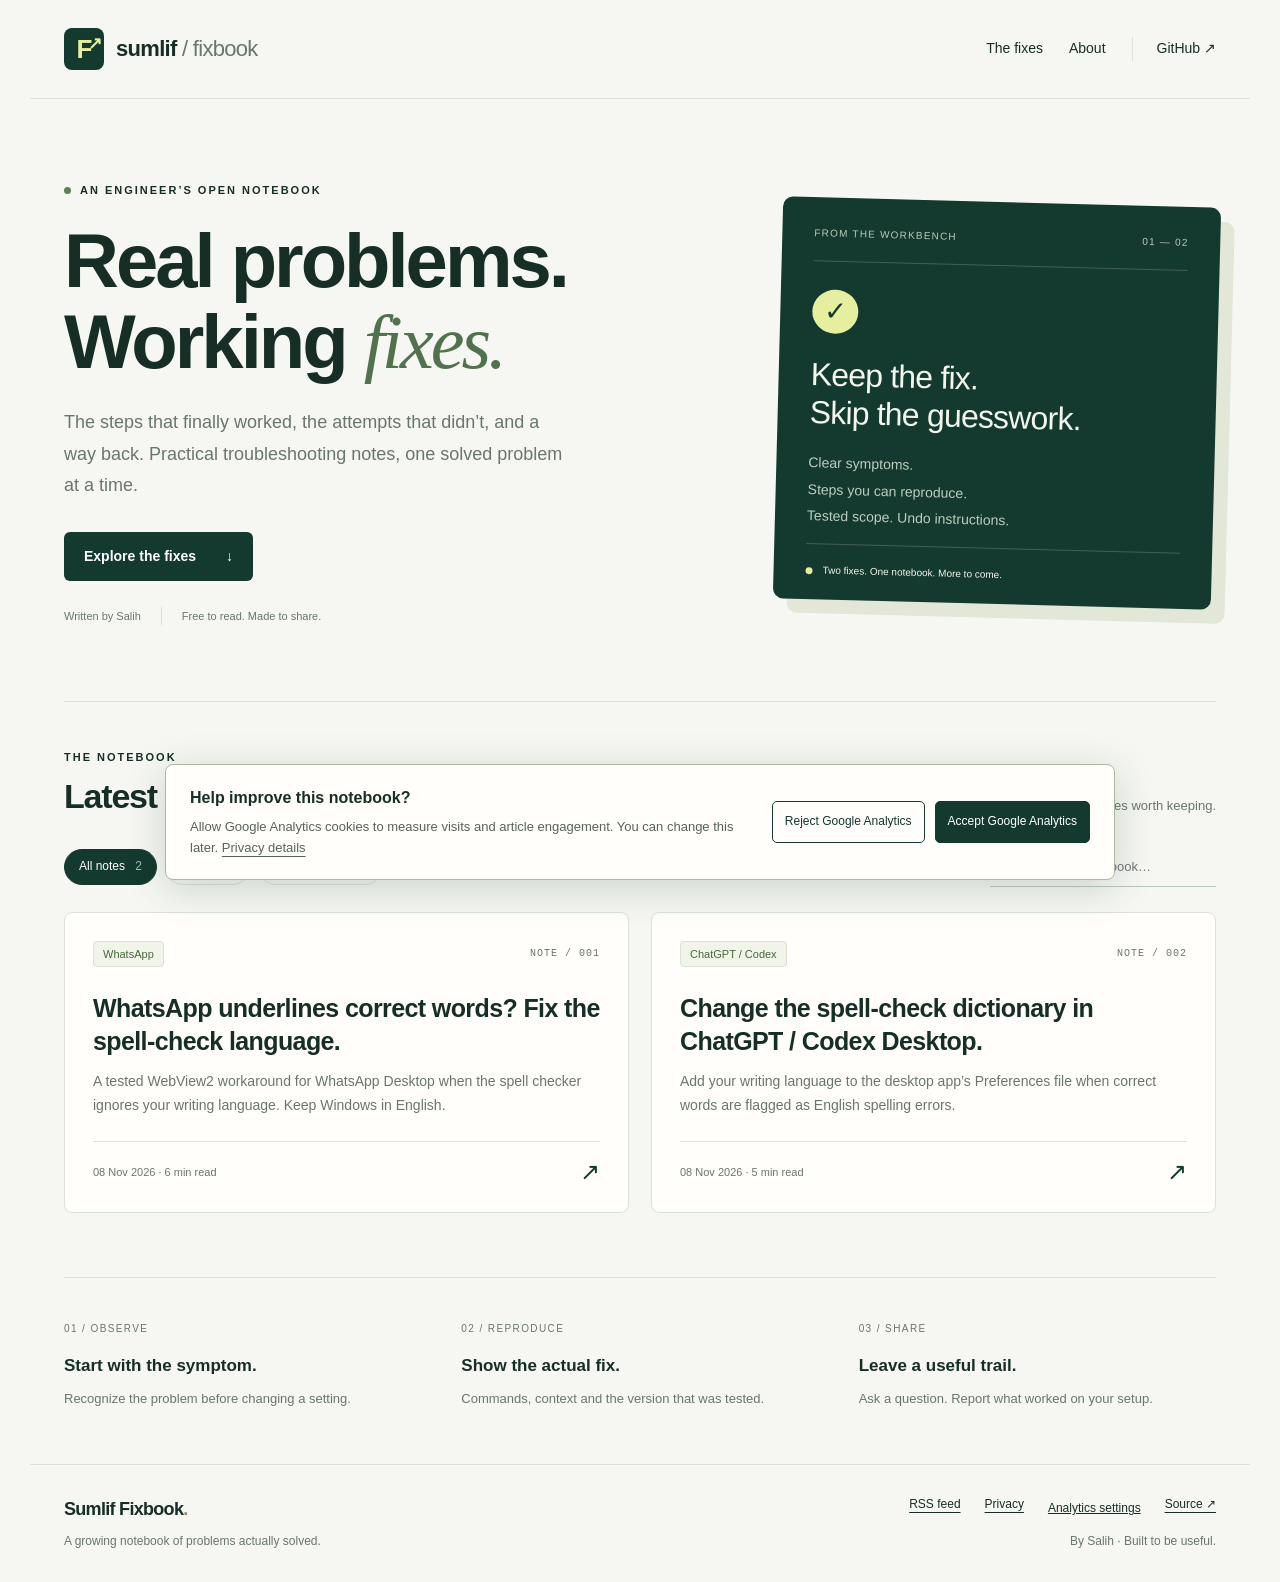
<file: docs/index.html>
<!doctype html><html lang="en"><head><meta charset="utf-8"><meta name="viewport" content="width=device-width,initial-scale=1"><title>Real problems. Working fixes. | Sumlif Fixbook</title><meta name="description" content="An engineer’s troubleshooting blog. Practical Windows and software fixes with tested steps, language examples and undo instructions."><link rel="canonical" href="https://sumlif.github.io/fixbook/"><meta property="og:title" content="Real problems. Working fixes."><meta property="og:description" content="An engineer’s troubleshooting blog. Practical Windows and software fixes with tested steps, language examples and undo instructions."><meta property="og:type" content="website"><meta property="og:url" content="https://sumlif.github.io/fixbook/"><meta name="robots" content="index,follow,max-image-preview:large"><meta property="og:site_name" content="Sumlif Fixbook"><meta name="twitter:card" content="summary"><meta name="theme-color" content="#14392f"><link rel="icon" href="assets/icon.svg" type="image/svg+xml"><style>:root{--ink:#172e27;--green:#14392f;--paper:#f6f7f2;--muted:#69766d;--line:#dce2d9;--lime:#e6eea0}*{box-sizing:border-box}html{scroll-behavior:smooth;scroll-padding-top:32px}body{margin:0;background:var(--paper);color:var(--ink);font-family:Arial,Helvetica,sans-serif;font-size:16px;line-height:1.65}a{color:inherit;text-underline-offset:4px}button,input{font:inherit}button,a,input{touch-action:manipulation}a:focus-visible,button:focus-visible,input:focus-visible{outline:3px solid #527d24;outline-offset:5px}.header{max-width:1220px;margin:auto;padding:28px 34px;display:flex;justify-content:space-between;align-items:center;border-bottom:1px solid var(--line)}.brand{display:flex;align-items:center;gap:12px;text-decoration:none;font-size:22px;font-weight:750;letter-spacing:-.7px}.brand-light{font-weight:400;color:var(--muted)}.brand-icon{position:relative;background:var(--green);color:var(--lime);font-size:26px;width:40px;height:42px;border-radius:8px;text-align:center;line-height:42px}.brand-icon span{position:absolute;font-size:17px;right:3px;top:-5px}.header nav{display:flex;gap:26px;font-size:14px}.header nav a{text-decoration:none}.header nav a:hover{text-decoration:underline}.github{border-left:1px solid var(--line);padding-left:24px}main{max-width:1220px;margin:auto;padding:0 34px}.hero{display:grid;grid-template-columns:1.4fr 1fr;gap:100px;padding:82px 0 76px;align-items:center}.eyebrow{font-size:11px;letter-spacing:2px;font-weight:700;margin:0 0 22px;display:flex;align-items:center;gap:9px}.dot-indicator{display:inline-block;width:7px;height:7px;background:#5d8057;border-radius:50%}h1,h2,h3,p{margin-top:0}h1{font-size:clamp(46px,6vw,76px);line-height:1.06;letter-spacing:-3px;font-weight:600;margin-bottom:25px}h1 em{font-family:Georgia,serif;font-weight:400;color:#52714e}.hero-description{max-width:510px;color:var(--muted);font-size:18px;line-height:1.75;margin-bottom:30px}.button{display:inline-flex;gap:30px;align-items:center;background:var(--green);color:white;padding:13px 20px;border-radius:6px;text-decoration:none;font-size:14px;font-weight:600}.button:hover{background:#285040}.hero-meta{display:flex;gap:20px;flex-wrap:wrap;font-size:11px;color:var(--muted);margin-top:26px}.hero-meta span+span{border-left:1px solid var(--line);padding-left:20px}.hero-note{background:var(--green);border-radius:10px;padding:28px 32px 20px;color:#f3f6ed;transform:rotate(1.5deg);box-shadow:14px 14px 0 #e2e7d8}.note-head,.note-foot{font-size:10px;letter-spacing:1.2px;display:flex;justify-content:space-between;gap:10px}.note-head{border-bottom:1px solid #426052;padding-bottom:18px;color:#bccbbc}.note-icon{margin-top:28px;font-size:27px;line-height:44px;width:46px;border-radius:50%;background:var(--lime);color:var(--green);text-align:center}.hero-note h2{font-size:32px;line-height:1.2;font-weight:500;letter-spacing:-.8px;margin:22px 0 18px}.hero-note>p{font-size:14px;line-height:1.9;color:#bdcec0}.note-foot{border-top:1px solid #426052;padding-top:18px;font-size:10px;justify-content:flex-start;align-items:center;letter-spacing:0}.note-foot .dot-indicator{background:var(--lime)}.notes{border-top:1px solid var(--line);padding:46px 0 64px}.section-title{display:flex;justify-content:space-between;align-items:end;gap:20px;margin-bottom:30px}.section-title .eyebrow{margin-bottom:10px}.section-title h2{font-size:34px;letter-spacing:-1.2px;line-height:1.2;margin-bottom:0;font-weight:550}.dot{color:#7c9457}.section-title>p{font-size:13px;color:var(--muted);margin-bottom:0}.tools{display:flex;gap:20px;justify-content:space-between;align-items:center;margin-bottom:25px}.filters{display:flex;gap:8px;flex-wrap:wrap}.filter{cursor:pointer;border:1px solid var(--line);background:transparent;border-radius:30px;font-size:12px;padding:7px 14px;color:var(--muted)}.filter.active{background:var(--green);color:white;border-color:var(--green)}.filter span{margin-left:7px;opacity:.65}.search{display:flex;gap:8px;align-items:center;border-bottom:1px solid #bcc7bc;padding:5px 2px;color:var(--muted)}.search span{font-size:24px;line-height:1}.search input{width:200px;background:none;border:0;font-size:13px;color:var(--ink);padding:4px}.cards{display:grid;grid-template-columns:1fr 1fr;gap:22px}.card{display:flex;flex-direction:column;border:1px solid var(--line);border-radius:8px;padding:28px;text-decoration:none;background:#fffefa;transition:transform .2s,border-color .2s}.card:hover{transform:translateY(-4px);border-color:#8a9d7f}.card-top,.card-bottom{display:flex;justify-content:space-between;align-items:center;gap:12px}.tag{display:inline-block;border:1px solid #d9e3d3;color:#49683c;background:#f0f4e9;font-size:11px;padding:3px 9px;border-radius:4px}.note-number{font-family:monospace;font-size:10px;letter-spacing:1px;color:var(--muted)}.card h3{font-size:25px;line-height:1.3;letter-spacing:-.6px;font-weight:550;margin:25px 0 13px}.card>p{font-size:14px;color:var(--muted);margin-bottom:24px}.card-bottom{border-top:1px solid var(--line);padding-top:18px;margin-top:auto;font-size:11px;color:var(--muted)}.arrow{font-size:24px;color:var(--green);line-height:1}.principles{border-top:1px solid var(--line);display:grid;grid-template-columns:repeat(3,1fr);gap:40px;padding:36px 0 54px}.principles span{font-size:10px;letter-spacing:1.4px;color:var(--muted)}.principles h3{font-size:17px;margin:12px 0 8px;font-weight:550}.principles p{color:var(--muted);font-size:13px;margin:0}footer{max-width:1220px;margin:auto;padding:30px 34px;border-top:1px solid var(--line);display:grid;grid-template-columns:1fr auto;gap:8px 30px}footer .brand{font-size:18px;gap:0}footer p,footer small{font-size:12px;color:var(--muted);margin:0}footer>div{grid-column:2;grid-row:1;display:flex;gap:24px;font-size:12px}footer small{grid-column:2;grid-row:2;text-align:right}.article-heading{padding:44px 0 42px;max-width:940px}.back{font-size:13px;color:var(--muted);text-decoration:none;display:inline-block;margin-bottom:36px}.article-label{display:flex;align-items:center;gap:16px;margin-bottom:20px}.article-heading h1{font-size:clamp(36px,5vw,58px);line-height:1.12;letter-spacing:-2px}.byline{display:flex;gap:12px;font-size:13px;color:var(--muted);flex-wrap:wrap}.tested{display:inline-block;background:#e9efdc;padding:8px 12px;font-size:12px;border-radius:4px;margin:20px 0 0}.article-layout{display:grid;grid-template-columns:220px minmax(0,760px);gap:60px;border-top:1px solid var(--line);padding-top:42px}.toc{position:sticky;top:24px;align-self:start;display:flex;flex-direction:column;gap:12px;padding-right:24px;border-right:1px solid var(--line)}.toc p{font-size:10px;letter-spacing:1.8px;color:var(--muted);margin-bottom:6px}.toc a{text-decoration:none;font-size:12px;line-height:1.4;color:var(--muted)}.toc a:hover{color:var(--green);text-decoration:underline}article{min-width:0}article .lead,.simple .lead{font-size:20px;line-height:1.7;color:#4e6054}article h2{font-size:28px;font-weight:550;letter-spacing:-.6px;margin:42px 0 18px;line-height:1.3}article h3{font-size:19px;font-weight:600;margin:27px 0 13px}article p,article li{color:#4d5c52}article li{margin-bottom:8px}article ul{padding-left:22px}code{font-family:Consolas,monospace;font-size:.88em;overflow-wrap:anywhere}p code,li code,td code{background:#e9ede3;padding:2px 4px;border-radius:3px}.code{position:relative;background:#18372e;color:#eff5e9;border-radius:6px;margin:20px 0;overflow:hidden}.code pre{overflow-x:auto;margin:0;padding:48px 22px 22px;line-height:1.65;font-size:13px}.code pre code{overflow-wrap:normal}.copy{position:absolute;right:12px;top:10px;background:#325044;color:#e6eddf;border:1px solid #557365;border-radius:4px;padding:2px 9px;font-size:11px;cursor:pointer}.callout{border-left:3px solid #789958;background:#e9efdf;padding:22px 25px;margin:28px 0}.callout strong{font-size:16px}.callout p{margin:8px 0 0}.table-wrap{overflow:auto}table{width:100%;border-collapse:collapse;font-size:13px}th,td{text-align:left;padding:12px;border-bottom:1px solid var(--line)}th{background:#edf1e6;font-weight:600}.discussion{border-top:1px solid var(--line);margin-top:50px;padding:30px 0}.discussion .eyebrow{margin-bottom:8px}.discussion h2{margin-top:0}.discussion p{font-size:14px}.secondary{background:transparent;color:var(--green);border:1px solid #b3c1ab}.secondary:hover{color:white}.next{margin:40px 0 60px;padding:24px;border:1px solid var(--line);border-radius:6px}.next .eyebrow{margin-bottom:8px}.next a{font-size:20px;text-decoration:none}.simple{max-width:850px;padding-top:70px;padding-bottom:80px}.simple h1{font-size:54px;margin-bottom:35px}.simple h2{font-weight:550;margin-top:34px}.simple p{color:#4d5c52}.skip{position:absolute;top:-100px;left:20px;background:white;padding:12px;z-index:9}.skip:focus{top:8px}.sr-only{position:absolute;width:1px;height:1px;overflow:hidden;clip:rect(0,0,0,0)}[hidden]{display:none!important}.utterances{max-width:100%}
@media(max-width:850px){.hero{gap:35px;padding-top:50px}.hero-note{padding:24px}.hero-note h2{font-size:28px}.article-layout{grid-template-columns:1fr;gap:20px}.toc{position:static;border-right:0;border-bottom:1px solid var(--line);padding-bottom:22px;display:flex;flex-direction:row;flex-wrap:wrap;gap:12px 20px}.toc p{width:100%}.tools{align-items:flex-start;flex-direction:column}.search{width:100%}.search input{width:100%}}
@media(max-width:600px){.header{padding:20px}.brand{font-size:18px}.brand-icon{width:32px;height:34px;line-height:34px;font-size:22px}.header nav{gap:15px;font-size:12px}.github{display:none}main{padding:0 20px}.hero{grid-template-columns:1fr;gap:42px;padding:45px 0 48px}.hero h1{font-size:57px}.hero-description{font-size:16px}.hero-note{transform:none;box-shadow:6px 6px 0 #e2e7d8;padding:23px}.hero-note h2{font-size:29px}.note-icon{margin-top:20px}.section-title{display:block}.section-title>p{margin-top:12px}.cards{grid-template-columns:1fr}.card{padding:23px}.principles{grid-template-columns:1fr;gap:25px}.principles h3{margin-top:7px}footer{display:block;padding:25px 20px}footer>div{margin:20px 0 12px}footer small{text-align:left}.article-heading h1{font-size:39px;letter-spacing:-1.4px}.article-heading{padding-top:28px}.simple{padding-top:45px}.simple h1{font-size:40px}.byline{font-size:11px}.tested{font-size:11px}.article-layout{padding-top:25px}article h2{font-size:25px}.next a{font-size:17px}}
@media(prefers-reduced-motion:reduce){html{scroll-behavior:auto}.card{transition:none}}

.privacy-settings{border:0;background:none;padding:0;color:inherit;font:inherit;text-decoration:underline;cursor:pointer}.consent-panel{position:fixed;bottom:20px;left:50%;transform:translateX(-50%);z-index:20;background:#fffefa;border:1px solid #aab9a0;border-radius:8px;box-shadow:0 8px 40px #14392f30;padding:20px 24px;max-width:950px;width:calc(100% - 32px);display:flex;align-items:center;gap:24px}.consent-panel strong{font-size:16px}.consent-panel p{font-size:13px;line-height:1.6;margin:6px 0 0;color:#566459}.consent-actions{display:flex;gap:10px;flex-shrink:0}.consent-actions button{border:1px solid #14392f;border-radius:5px;padding:10px 12px;background:#fffefa;color:#14392f;font-size:12px;cursor:pointer}.consent-actions button[data-choice=granted]{background:#14392f;color:white}@media(max-width:750px){.consent-panel{display:block;padding:18px}.consent-actions{margin-top:14px;flex-wrap:wrap}footer>div{flex-wrap:wrap}}

</style><link rel="alternate" type="application/rss+xml" title="Sumlif Fixbook" href="feed.xml"><script type="application/ld+json">{"@context": "https://schema.org", "@type": "Blog", "name": "Real problems. Working fixes.", "description": "An engineer\u2019s troubleshooting blog. Practical Windows and software fixes with tested steps, language examples and undo instructions.", "url": "https://sumlif.github.io/fixbook/", "inLanguage": "en"}</script><meta name="google-site-verification" content="yKXSkgh9zzfFozGl4KrD_p9RUI3o0IYmbKiv27CGCu4"></head><body><a class="skip" href="#main">Skip to content</a><header class="header"><a class="brand" href="index.html"><span class="brand-icon">F<span>↗</span></span><span>sumlif<span class="brand-light"> / fixbook</span></span></a><nav aria-label="Main"><a href="index.html#notes">The fixes</a><a href="about.html">About</a><a class="github" href="https://github.com/sumlif/fixbook">GitHub ↗</a></nav></header><main id="main"><section class="hero"><div><p class="eyebrow"><span class="dot-indicator"></span> AN ENGINEER’S OPEN NOTEBOOK</p><h1>Real problems.<br>Working <em>fixes.</em></h1><p class="hero-description">The steps that finally worked, the attempts that didn’t, and a way back. Practical troubleshooting notes, one solved problem at a time.</p><a class="button" href="#notes">Explore the fixes <span>↓</span></a><div class="hero-meta"><span>Written by Salih</span><span>Free to read. Made to share.</span></div></div><aside class="hero-note"><div class="note-head"><span>FROM THE WORKBENCH</span><span>01 — 02</span></div><div class="note-icon">✓</div><h2>Keep the fix.<br>Skip the guesswork.</h2><p>Clear symptoms.<br>Steps you can reproduce.<br>Tested scope. Undo instructions.</p><div class="note-foot"><span class="dot-indicator"></span> Two fixes. One notebook. More to come.</div></aside></section><section class="notes" id="notes"><div class="section-title"><div><p class="eyebrow">THE NOTEBOOK</p><h2>Latest field notes<span class="dot">.</span></h2></div><p>Small discoveries worth keeping.</p></div><div class="tools"><div class="filters" role="group" aria-label="Filter by application"><button class="filter active" data-filter="all" aria-pressed="true">All notes <span>2</span></button><button class="filter" data-filter="WhatsApp" aria-pressed="false">WhatsApp</button><button class="filter" data-filter="ChatGPT / Codex" aria-pressed="false">ChatGPT / Codex</button></div><label class="search"><span aria-hidden="true">⌕</span><input type="search" id="search" placeholder="Search the notebook…" aria-label="Search articles"></label></div><p class="sr-only" id="result-status" aria-live="polite"></p><div class="cards"><a class="card" data-search="WhatsApp underlines correct words? Fix the spell-check language. A tested WebView2 workaround for WhatsApp Desktop when the spell checker ignores your writing language. Keep Windows in English. WhatsApp" data-app="WhatsApp" href="whatsapp-desktop-wrong-spellcheck-language.html"><div class="card-top"><span class="tag">WhatsApp</span><span class="note-number">NOTE / 001</span></div><h3>WhatsApp underlines correct words? Fix the spell-check language.</h3><p>A tested WebView2 workaround for WhatsApp Desktop when the spell checker ignores your writing language. Keep Windows in English.</p><div class="card-bottom"><span>08 Nov 2026 · 6 min read</span><span class="arrow">↗</span></div></a><a class="card" data-search="Change the spell-check dictionary in ChatGPT / Codex Desktop. Add your writing language to the desktop app’s Preferences file when correct words are flagged as English spelling errors. ChatGPT / Codex" data-app="ChatGPT / Codex" href="chatgpt-codex-wrong-spellcheck-language.html"><div class="card-top"><span class="tag">ChatGPT / Codex</span><span class="note-number">NOTE / 002</span></div><h3>Change the spell-check dictionary in ChatGPT / Codex Desktop.</h3><p>Add your writing language to the desktop app’s Preferences file when correct words are flagged as English spelling errors.</p><div class="card-bottom"><span>08 Nov 2026 · 5 min read</span><span class="arrow">↗</span></div></a></div><p id="empty" hidden>No matching notes yet. Try another word or application.</p></section><section class="principles"><div><span>01 / OBSERVE</span><h3>Start with the symptom.</h3><p>Recognize the problem before changing a setting.</p></div><div><span>02 / REPRODUCE</span><h3>Show the actual fix.</h3><p>Commands, context and the version that was tested.</p></div><div><span>03 / SHARE</span><h3>Leave a useful trail.</h3><p>Ask a question. Report what worked on your setup.</p></div></section></main><footer><a class="brand" href="index.html">Sumlif Fixbook<span class="dot">.</span></a><p>A growing notebook of problems actually solved.</p><div><a href="feed.xml">RSS feed</a><a href="privacy.html">Privacy</a><button class="privacy-settings" type="button" hidden>Analytics settings</button><a href="https://github.com/sumlif/fixbook">Source ↗</a></div><small>By Salih · Built to be useful.</small></footer><script type="application/json" id="fixbook-config">{"repo": "sumlif/fixbook", "comments": true, "analytics_endpoint": "https://sumlif-fixbook.goatcounter.com/count", "google_analytics_id": "G-Q0HQNL0LBG"}</script><script>(() => {
  const search = document.querySelector('#search');
  const cards = [...document.querySelectorAll('.card')];
  let filter = 'all';
  function update() {
    const term = (search?.value || '').trim().toLowerCase();
    let count = 0;
    cards.forEach(card => {
      const show = (filter === 'all' || card.dataset.app === filter) && card.dataset.search.toLowerCase().includes(term);
      card.hidden = !show;
      if (show) count++;
    });
    const empty = document.querySelector('#empty');
    if (empty) empty.hidden = count > 0;
    const status = document.querySelector('#result-status');
    if (status) status.textContent = `${count} notes found`;
  }
  search?.addEventListener('input', update);
  document.querySelectorAll('.filter').forEach(button => button.addEventListener('click', () => {
    filter = button.dataset.filter;
    document.querySelectorAll('.filter').forEach(b => { b.classList.toggle('active', b === button); b.setAttribute('aria-pressed', String(b === button)); });
    update();
  }));
  document.querySelectorAll('.copy').forEach(button => button.addEventListener('click', async () => {
    const content = button.parentElement.querySelector('code');
    try {
      await navigator.clipboard.writeText(content.textContent);
      button.textContent = 'Copied!';
      setTimeout(() => { button.textContent = 'Copy'; }, 1800);
    } catch (_) {
      const range = document.createRange(); range.selectNodeContents(content);
      const selection = window.getSelection(); selection.removeAllRanges(); selection.addRange(range);
      button.textContent = 'Selected — press Ctrl+C';
    }
  }));
  const embedded = document.querySelector('#fixbook-config');
  const script = document.currentScript;
  const configuration = embedded ? Promise.resolve(JSON.parse(embedded.textContent)) :
    (script?.src ? fetch(new URL('config.json', script.src)).then(r => { if (!r.ok) throw Error('Config unavailable'); return r.json(); }) : Promise.resolve({}));
  configuration.then(config => {
    if (/^G-[A-Z0-9]+$/.test(config.google_analytics_id || '')) {
      const measurementId = config.google_analytics_id;
      const preferenceKey = 'fixbook.google-analytics.v1';
      let preference = null;
      try {
        const saved = JSON.parse(localStorage.getItem(preferenceKey));
        if (saved && ['granted', 'denied'].includes(saved.value) && Date.now() - saved.time < 180 * 86400000) preference = saved.value;
      } catch (_) {}
      window.dataLayer = window.dataLayer || [];
      window.gtag = window.gtag || function () { window.dataLayer.push(arguments); };
      window.gtag('consent', 'default', {analytics_storage: 'denied', ad_storage: 'denied', ad_user_data: 'denied', ad_personalization: 'denied'});
      let googleLoaded = false;
      function loadGoogle() {
        if (googleLoaded) return;
        googleLoaded = true;
        window['ga-disable-' + measurementId] = false;
        window.gtag('consent', 'update', {analytics_storage: 'granted', ad_storage: 'denied', ad_user_data: 'denied', ad_personalization: 'denied'});
        window.gtag('js', new Date());
        window.gtag('config', measurementId, {allow_google_signals: false, allow_ad_personalization_signals: false, cookie_prefix: 'fixbook', cookie_path: '/fixbook/', cookie_domain: 'none', page_location: location.origin + location.pathname});
        const google = document.createElement('script');
        google.async = true;
        google.src = 'https://www.googletagmanager.com/gtag/js?id=' + encodeURIComponent(measurementId);
        document.head.append(google);
      }
      const panel = document.createElement('section');
      panel.className = 'consent-panel'; panel.setAttribute('aria-label', 'Google Analytics preferences');
      panel.innerHTML = '<div><strong>Help improve this notebook?</strong><p>Allow Google Analytics cookies to measure visits and article engagement. You can change this later. <a href="privacy.html">Privacy details</a></p></div><div class="consent-actions"><button type="button" data-choice="denied">Reject Google Analytics</button><button type="button" data-choice="granted">Accept Google Analytics</button></div><span class="sr-only" aria-live="polite" id="consent-status"></span>';
      document.body.append(panel);
      panel.hidden = preference !== null;
      const settings = document.querySelector('.privacy-settings');
      if (settings) {
        settings.hidden = false;
        settings.addEventListener('click', () => { panel.hidden = false; panel.querySelector('button').focus(); });
      }
      panel.querySelectorAll('[data-choice]').forEach(button => button.addEventListener('click', () => {
        const value = button.dataset.choice;
        try { localStorage.setItem(preferenceKey, JSON.stringify({value, time: Date.now()})); } catch (_) {}
        panel.hidden = true;
        if (value === 'granted') { preference = value; loadGoogle(); }
        else {
          window['ga-disable-' + measurementId] = true;
          document.cookie.split(';').map(c => c.split('=')[0].trim()).filter(name => name.startsWith('fixbook')).forEach(name => {
            for (const path of ['/fixbook/', '/']) {
              document.cookie = name + '=; Max-Age=0; path=' + path + '; SameSite=Lax';
              document.cookie = name + '=; Max-Age=0; path=' + path + '; domain=' + location.hostname + '; SameSite=Lax';
            }
          });
          if (googleLoaded) location.reload();
          preference = value;
        }
        settings?.focus();
      }));
      if (preference === 'granted') loadGoogle();
    }
    if (config.comments && document.querySelector('#comments')) {
      const comments = document.createElement('script');
      comments.src = 'https://utteranc.es/client.js';
      comments.setAttribute('repo', config.repo);
      comments.setAttribute('issue-term', 'pathname');
      comments.setAttribute('theme', 'github-light');
      comments.crossOrigin = 'anonymous'; comments.async = true;
      document.querySelector('#comments').append(comments);
    }
    if (/^https:\/\/[a-z0-9-]+\.goatcounter\.com\/count$/.test(config.analytics_endpoint)) {
      const analytics = document.createElement('script');
      analytics.src = 'https://gc.zgo.at/count.js';
      analytics.setAttribute('data-goatcounter', config.analytics_endpoint);
      analytics.async = true; document.head.append(analytics);
    }
  }).catch(() => {});
})();
</script></body></html>
</file>
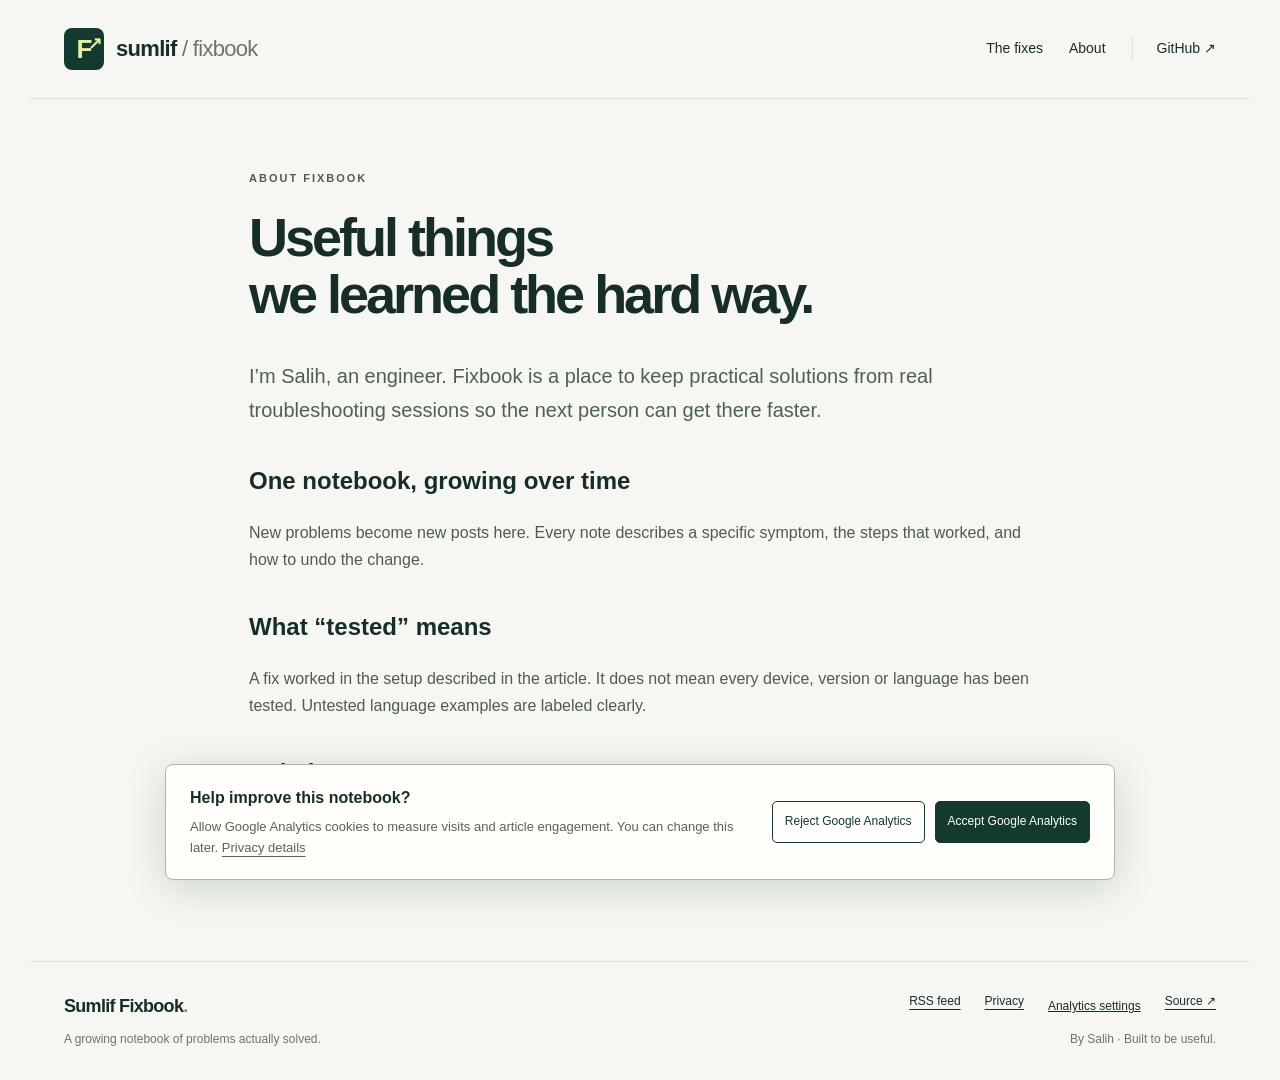
<file: docs/about.html>
<!doctype html><html lang="en"><head><meta charset="utf-8"><meta name="viewport" content="width=device-width,initial-scale=1"><title>About the notebook | Sumlif Fixbook</title><meta name="description" content="Why Sumlif Fixbook exists and how its troubleshooting notes are verified."><link rel="canonical" href="https://sumlif.github.io/fixbook/about.html"><meta property="og:title" content="About the notebook"><meta property="og:description" content="Why Sumlif Fixbook exists and how its troubleshooting notes are verified."><meta property="og:type" content="website"><meta property="og:url" content="https://sumlif.github.io/fixbook/about.html"><meta name="robots" content="index,follow,max-image-preview:large"><meta property="og:site_name" content="Sumlif Fixbook"><meta name="twitter:card" content="summary"><meta name="theme-color" content="#14392f"><link rel="icon" href="assets/icon.svg" type="image/svg+xml"><style>:root{--ink:#172e27;--green:#14392f;--paper:#f6f7f2;--muted:#69766d;--line:#dce2d9;--lime:#e6eea0}*{box-sizing:border-box}html{scroll-behavior:smooth;scroll-padding-top:32px}body{margin:0;background:var(--paper);color:var(--ink);font-family:Arial,Helvetica,sans-serif;font-size:16px;line-height:1.65}a{color:inherit;text-underline-offset:4px}button,input{font:inherit}button,a,input{touch-action:manipulation}a:focus-visible,button:focus-visible,input:focus-visible{outline:3px solid #527d24;outline-offset:5px}.header{max-width:1220px;margin:auto;padding:28px 34px;display:flex;justify-content:space-between;align-items:center;border-bottom:1px solid var(--line)}.brand{display:flex;align-items:center;gap:12px;text-decoration:none;font-size:22px;font-weight:750;letter-spacing:-.7px}.brand-light{font-weight:400;color:var(--muted)}.brand-icon{position:relative;background:var(--green);color:var(--lime);font-size:26px;width:40px;height:42px;border-radius:8px;text-align:center;line-height:42px}.brand-icon span{position:absolute;font-size:17px;right:3px;top:-5px}.header nav{display:flex;gap:26px;font-size:14px}.header nav a{text-decoration:none}.header nav a:hover{text-decoration:underline}.github{border-left:1px solid var(--line);padding-left:24px}main{max-width:1220px;margin:auto;padding:0 34px}.hero{display:grid;grid-template-columns:1.4fr 1fr;gap:100px;padding:82px 0 76px;align-items:center}.eyebrow{font-size:11px;letter-spacing:2px;font-weight:700;margin:0 0 22px;display:flex;align-items:center;gap:9px}.dot-indicator{display:inline-block;width:7px;height:7px;background:#5d8057;border-radius:50%}h1,h2,h3,p{margin-top:0}h1{font-size:clamp(46px,6vw,76px);line-height:1.06;letter-spacing:-3px;font-weight:600;margin-bottom:25px}h1 em{font-family:Georgia,serif;font-weight:400;color:#52714e}.hero-description{max-width:510px;color:var(--muted);font-size:18px;line-height:1.75;margin-bottom:30px}.button{display:inline-flex;gap:30px;align-items:center;background:var(--green);color:white;padding:13px 20px;border-radius:6px;text-decoration:none;font-size:14px;font-weight:600}.button:hover{background:#285040}.hero-meta{display:flex;gap:20px;flex-wrap:wrap;font-size:11px;color:var(--muted);margin-top:26px}.hero-meta span+span{border-left:1px solid var(--line);padding-left:20px}.hero-note{background:var(--green);border-radius:10px;padding:28px 32px 20px;color:#f3f6ed;transform:rotate(1.5deg);box-shadow:14px 14px 0 #e2e7d8}.note-head,.note-foot{font-size:10px;letter-spacing:1.2px;display:flex;justify-content:space-between;gap:10px}.note-head{border-bottom:1px solid #426052;padding-bottom:18px;color:#bccbbc}.note-icon{margin-top:28px;font-size:27px;line-height:44px;width:46px;border-radius:50%;background:var(--lime);color:var(--green);text-align:center}.hero-note h2{font-size:32px;line-height:1.2;font-weight:500;letter-spacing:-.8px;margin:22px 0 18px}.hero-note>p{font-size:14px;line-height:1.9;color:#bdcec0}.note-foot{border-top:1px solid #426052;padding-top:18px;font-size:10px;justify-content:flex-start;align-items:center;letter-spacing:0}.note-foot .dot-indicator{background:var(--lime)}.notes{border-top:1px solid var(--line);padding:46px 0 64px}.section-title{display:flex;justify-content:space-between;align-items:end;gap:20px;margin-bottom:30px}.section-title .eyebrow{margin-bottom:10px}.section-title h2{font-size:34px;letter-spacing:-1.2px;line-height:1.2;margin-bottom:0;font-weight:550}.dot{color:#7c9457}.section-title>p{font-size:13px;color:var(--muted);margin-bottom:0}.tools{display:flex;gap:20px;justify-content:space-between;align-items:center;margin-bottom:25px}.filters{display:flex;gap:8px;flex-wrap:wrap}.filter{cursor:pointer;border:1px solid var(--line);background:transparent;border-radius:30px;font-size:12px;padding:7px 14px;color:var(--muted)}.filter.active{background:var(--green);color:white;border-color:var(--green)}.filter span{margin-left:7px;opacity:.65}.search{display:flex;gap:8px;align-items:center;border-bottom:1px solid #bcc7bc;padding:5px 2px;color:var(--muted)}.search span{font-size:24px;line-height:1}.search input{width:200px;background:none;border:0;font-size:13px;color:var(--ink);padding:4px}.cards{display:grid;grid-template-columns:1fr 1fr;gap:22px}.card{display:flex;flex-direction:column;border:1px solid var(--line);border-radius:8px;padding:28px;text-decoration:none;background:#fffefa;transition:transform .2s,border-color .2s}.card:hover{transform:translateY(-4px);border-color:#8a9d7f}.card-top,.card-bottom{display:flex;justify-content:space-between;align-items:center;gap:12px}.tag{display:inline-block;border:1px solid #d9e3d3;color:#49683c;background:#f0f4e9;font-size:11px;padding:3px 9px;border-radius:4px}.note-number{font-family:monospace;font-size:10px;letter-spacing:1px;color:var(--muted)}.card h3{font-size:25px;line-height:1.3;letter-spacing:-.6px;font-weight:550;margin:25px 0 13px}.card>p{font-size:14px;color:var(--muted);margin-bottom:24px}.card-bottom{border-top:1px solid var(--line);padding-top:18px;margin-top:auto;font-size:11px;color:var(--muted)}.arrow{font-size:24px;color:var(--green);line-height:1}.principles{border-top:1px solid var(--line);display:grid;grid-template-columns:repeat(3,1fr);gap:40px;padding:36px 0 54px}.principles span{font-size:10px;letter-spacing:1.4px;color:var(--muted)}.principles h3{font-size:17px;margin:12px 0 8px;font-weight:550}.principles p{color:var(--muted);font-size:13px;margin:0}footer{max-width:1220px;margin:auto;padding:30px 34px;border-top:1px solid var(--line);display:grid;grid-template-columns:1fr auto;gap:8px 30px}footer .brand{font-size:18px;gap:0}footer p,footer small{font-size:12px;color:var(--muted);margin:0}footer>div{grid-column:2;grid-row:1;display:flex;gap:24px;font-size:12px}footer small{grid-column:2;grid-row:2;text-align:right}.article-heading{padding:44px 0 42px;max-width:940px}.back{font-size:13px;color:var(--muted);text-decoration:none;display:inline-block;margin-bottom:36px}.article-label{display:flex;align-items:center;gap:16px;margin-bottom:20px}.article-heading h1{font-size:clamp(36px,5vw,58px);line-height:1.12;letter-spacing:-2px}.byline{display:flex;gap:12px;font-size:13px;color:var(--muted);flex-wrap:wrap}.tested{display:inline-block;background:#e9efdc;padding:8px 12px;font-size:12px;border-radius:4px;margin:20px 0 0}.article-layout{display:grid;grid-template-columns:220px minmax(0,760px);gap:60px;border-top:1px solid var(--line);padding-top:42px}.toc{position:sticky;top:24px;align-self:start;display:flex;flex-direction:column;gap:12px;padding-right:24px;border-right:1px solid var(--line)}.toc p{font-size:10px;letter-spacing:1.8px;color:var(--muted);margin-bottom:6px}.toc a{text-decoration:none;font-size:12px;line-height:1.4;color:var(--muted)}.toc a:hover{color:var(--green);text-decoration:underline}article{min-width:0}article .lead,.simple .lead{font-size:20px;line-height:1.7;color:#4e6054}article h2{font-size:28px;font-weight:550;letter-spacing:-.6px;margin:42px 0 18px;line-height:1.3}article h3{font-size:19px;font-weight:600;margin:27px 0 13px}article p,article li{color:#4d5c52}article li{margin-bottom:8px}article ul{padding-left:22px}code{font-family:Consolas,monospace;font-size:.88em;overflow-wrap:anywhere}p code,li code,td code{background:#e9ede3;padding:2px 4px;border-radius:3px}.code{position:relative;background:#18372e;color:#eff5e9;border-radius:6px;margin:20px 0;overflow:hidden}.code pre{overflow-x:auto;margin:0;padding:48px 22px 22px;line-height:1.65;font-size:13px}.code pre code{overflow-wrap:normal}.copy{position:absolute;right:12px;top:10px;background:#325044;color:#e6eddf;border:1px solid #557365;border-radius:4px;padding:2px 9px;font-size:11px;cursor:pointer}.callout{border-left:3px solid #789958;background:#e9efdf;padding:22px 25px;margin:28px 0}.callout strong{font-size:16px}.callout p{margin:8px 0 0}.table-wrap{overflow:auto}table{width:100%;border-collapse:collapse;font-size:13px}th,td{text-align:left;padding:12px;border-bottom:1px solid var(--line)}th{background:#edf1e6;font-weight:600}.discussion{border-top:1px solid var(--line);margin-top:50px;padding:30px 0}.discussion .eyebrow{margin-bottom:8px}.discussion h2{margin-top:0}.discussion p{font-size:14px}.secondary{background:transparent;color:var(--green);border:1px solid #b3c1ab}.secondary:hover{color:white}.next{margin:40px 0 60px;padding:24px;border:1px solid var(--line);border-radius:6px}.next .eyebrow{margin-bottom:8px}.next a{font-size:20px;text-decoration:none}.simple{max-width:850px;padding-top:70px;padding-bottom:80px}.simple h1{font-size:54px;margin-bottom:35px}.simple h2{font-weight:550;margin-top:34px}.simple p{color:#4d5c52}.skip{position:absolute;top:-100px;left:20px;background:white;padding:12px;z-index:9}.skip:focus{top:8px}.sr-only{position:absolute;width:1px;height:1px;overflow:hidden;clip:rect(0,0,0,0)}[hidden]{display:none!important}.utterances{max-width:100%}
@media(max-width:850px){.hero{gap:35px;padding-top:50px}.hero-note{padding:24px}.hero-note h2{font-size:28px}.article-layout{grid-template-columns:1fr;gap:20px}.toc{position:static;border-right:0;border-bottom:1px solid var(--line);padding-bottom:22px;display:flex;flex-direction:row;flex-wrap:wrap;gap:12px 20px}.toc p{width:100%}.tools{align-items:flex-start;flex-direction:column}.search{width:100%}.search input{width:100%}}
@media(max-width:600px){.header{padding:20px}.brand{font-size:18px}.brand-icon{width:32px;height:34px;line-height:34px;font-size:22px}.header nav{gap:15px;font-size:12px}.github{display:none}main{padding:0 20px}.hero{grid-template-columns:1fr;gap:42px;padding:45px 0 48px}.hero h1{font-size:57px}.hero-description{font-size:16px}.hero-note{transform:none;box-shadow:6px 6px 0 #e2e7d8;padding:23px}.hero-note h2{font-size:29px}.note-icon{margin-top:20px}.section-title{display:block}.section-title>p{margin-top:12px}.cards{grid-template-columns:1fr}.card{padding:23px}.principles{grid-template-columns:1fr;gap:25px}.principles h3{margin-top:7px}footer{display:block;padding:25px 20px}footer>div{margin:20px 0 12px}footer small{text-align:left}.article-heading h1{font-size:39px;letter-spacing:-1.4px}.article-heading{padding-top:28px}.simple{padding-top:45px}.simple h1{font-size:40px}.byline{font-size:11px}.tested{font-size:11px}.article-layout{padding-top:25px}article h2{font-size:25px}.next a{font-size:17px}}
@media(prefers-reduced-motion:reduce){html{scroll-behavior:auto}.card{transition:none}}

.privacy-settings{border:0;background:none;padding:0;color:inherit;font:inherit;text-decoration:underline;cursor:pointer}.consent-panel{position:fixed;bottom:20px;left:50%;transform:translateX(-50%);z-index:20;background:#fffefa;border:1px solid #aab9a0;border-radius:8px;box-shadow:0 8px 40px #14392f30;padding:20px 24px;max-width:950px;width:calc(100% - 32px);display:flex;align-items:center;gap:24px}.consent-panel strong{font-size:16px}.consent-panel p{font-size:13px;line-height:1.6;margin:6px 0 0;color:#566459}.consent-actions{display:flex;gap:10px;flex-shrink:0}.consent-actions button{border:1px solid #14392f;border-radius:5px;padding:10px 12px;background:#fffefa;color:#14392f;font-size:12px;cursor:pointer}.consent-actions button[data-choice=granted]{background:#14392f;color:white}@media(max-width:750px){.consent-panel{display:block;padding:18px}.consent-actions{margin-top:14px;flex-wrap:wrap}footer>div{flex-wrap:wrap}}

</style><link rel="alternate" type="application/rss+xml" title="Sumlif Fixbook" href="feed.xml"><script type="application/ld+json">{"@context": "https://schema.org", "@type": "WebPage", "name": "About the notebook", "description": "Why Sumlif Fixbook exists and how its troubleshooting notes are verified.", "url": "https://sumlif.github.io/fixbook/about.html", "inLanguage": "en"}</script></head><body><a class="skip" href="#main">Skip to content</a><header class="header"><a class="brand" href="index.html"><span class="brand-icon">F<span>↗</span></span><span>sumlif<span class="brand-light"> / fixbook</span></span></a><nav aria-label="Main"><a href="index.html#notes">The fixes</a><a href="about.html">About</a><a class="github" href="https://github.com/sumlif/fixbook">GitHub ↗</a></nav></header><main id="main" class="simple"><p class="eyebrow">ABOUT FIXBOOK</p><h1>Useful things<br>we learned the hard way.</h1><p class="lead">I’m Salih, an engineer. Fixbook is a place to keep practical solutions from real troubleshooting sessions so the next person can get there faster.</p><h2>One notebook, growing over time</h2><p>New problems become new posts here. Every note describes a specific symptom, the steps that worked, and how to undo the change.</p><h2>What “tested” means</h2><p>A fix worked in the setup described in the article. It does not mean every device, version or language has been tested. Untested language examples are labeled clearly.</p><h2>Help improve a note</h2><p>Use the question link beneath an article to report a different result, ask for clarification or contribute another language test. Please include versions and avoid posting personal information.</p></main><footer><a class="brand" href="index.html">Sumlif Fixbook<span class="dot">.</span></a><p>A growing notebook of problems actually solved.</p><div><a href="feed.xml">RSS feed</a><a href="privacy.html">Privacy</a><button class="privacy-settings" type="button" hidden>Analytics settings</button><a href="https://github.com/sumlif/fixbook">Source ↗</a></div><small>By Salih · Built to be useful.</small></footer><script type="application/json" id="fixbook-config">{"repo": "sumlif/fixbook", "comments": true, "analytics_endpoint": "https://sumlif-fixbook.goatcounter.com/count", "google_analytics_id": "G-Q0HQNL0LBG"}</script><script>(() => {
  const search = document.querySelector('#search');
  const cards = [...document.querySelectorAll('.card')];
  let filter = 'all';
  function update() {
    const term = (search?.value || '').trim().toLowerCase();
    let count = 0;
    cards.forEach(card => {
      const show = (filter === 'all' || card.dataset.app === filter) && card.dataset.search.toLowerCase().includes(term);
      card.hidden = !show;
      if (show) count++;
    });
    const empty = document.querySelector('#empty');
    if (empty) empty.hidden = count > 0;
    const status = document.querySelector('#result-status');
    if (status) status.textContent = `${count} notes found`;
  }
  search?.addEventListener('input', update);
  document.querySelectorAll('.filter').forEach(button => button.addEventListener('click', () => {
    filter = button.dataset.filter;
    document.querySelectorAll('.filter').forEach(b => { b.classList.toggle('active', b === button); b.setAttribute('aria-pressed', String(b === button)); });
    update();
  }));
  document.querySelectorAll('.copy').forEach(button => button.addEventListener('click', async () => {
    const content = button.parentElement.querySelector('code');
    try {
      await navigator.clipboard.writeText(content.textContent);
      button.textContent = 'Copied!';
      setTimeout(() => { button.textContent = 'Copy'; }, 1800);
    } catch (_) {
      const range = document.createRange(); range.selectNodeContents(content);
      const selection = window.getSelection(); selection.removeAllRanges(); selection.addRange(range);
      button.textContent = 'Selected — press Ctrl+C';
    }
  }));
  const embedded = document.querySelector('#fixbook-config');
  const script = document.currentScript;
  const configuration = embedded ? Promise.resolve(JSON.parse(embedded.textContent)) :
    (script?.src ? fetch(new URL('config.json', script.src)).then(r => { if (!r.ok) throw Error('Config unavailable'); return r.json(); }) : Promise.resolve({}));
  configuration.then(config => {
    if (/^G-[A-Z0-9]+$/.test(config.google_analytics_id || '')) {
      const measurementId = config.google_analytics_id;
      const preferenceKey = 'fixbook.google-analytics.v1';
      let preference = null;
      try {
        const saved = JSON.parse(localStorage.getItem(preferenceKey));
        if (saved && ['granted', 'denied'].includes(saved.value) && Date.now() - saved.time < 180 * 86400000) preference = saved.value;
      } catch (_) {}
      window.dataLayer = window.dataLayer || [];
      window.gtag = window.gtag || function () { window.dataLayer.push(arguments); };
      window.gtag('consent', 'default', {analytics_storage: 'denied', ad_storage: 'denied', ad_user_data: 'denied', ad_personalization: 'denied'});
      let googleLoaded = false;
      function loadGoogle() {
        if (googleLoaded) return;
        googleLoaded = true;
        window['ga-disable-' + measurementId] = false;
        window.gtag('consent', 'update', {analytics_storage: 'granted', ad_storage: 'denied', ad_user_data: 'denied', ad_personalization: 'denied'});
        window.gtag('js', new Date());
        window.gtag('config', measurementId, {allow_google_signals: false, allow_ad_personalization_signals: false, cookie_prefix: 'fixbook', cookie_path: '/fixbook/', cookie_domain: 'none', page_location: location.origin + location.pathname});
        const google = document.createElement('script');
        google.async = true;
        google.src = 'https://www.googletagmanager.com/gtag/js?id=' + encodeURIComponent(measurementId);
        document.head.append(google);
      }
      const panel = document.createElement('section');
      panel.className = 'consent-panel'; panel.setAttribute('aria-label', 'Google Analytics preferences');
      panel.innerHTML = '<div><strong>Help improve this notebook?</strong><p>Allow Google Analytics cookies to measure visits and article engagement. You can change this later. <a href="privacy.html">Privacy details</a></p></div><div class="consent-actions"><button type="button" data-choice="denied">Reject Google Analytics</button><button type="button" data-choice="granted">Accept Google Analytics</button></div><span class="sr-only" aria-live="polite" id="consent-status"></span>';
      document.body.append(panel);
      panel.hidden = preference !== null;
      const settings = document.querySelector('.privacy-settings');
      if (settings) {
        settings.hidden = false;
        settings.addEventListener('click', () => { panel.hidden = false; panel.querySelector('button').focus(); });
      }
      panel.querySelectorAll('[data-choice]').forEach(button => button.addEventListener('click', () => {
        const value = button.dataset.choice;
        try { localStorage.setItem(preferenceKey, JSON.stringify({value, time: Date.now()})); } catch (_) {}
        panel.hidden = true;
        if (value === 'granted') { preference = value; loadGoogle(); }
        else {
          window['ga-disable-' + measurementId] = true;
          document.cookie.split(';').map(c => c.split('=')[0].trim()).filter(name => name.startsWith('fixbook')).forEach(name => {
            for (const path of ['/fixbook/', '/']) {
              document.cookie = name + '=; Max-Age=0; path=' + path + '; SameSite=Lax';
              document.cookie = name + '=; Max-Age=0; path=' + path + '; domain=' + location.hostname + '; SameSite=Lax';
            }
          });
          if (googleLoaded) location.reload();
          preference = value;
        }
        settings?.focus();
      }));
      if (preference === 'granted') loadGoogle();
    }
    if (config.comments && document.querySelector('#comments')) {
      const comments = document.createElement('script');
      comments.src = 'https://utteranc.es/client.js';
      comments.setAttribute('repo', config.repo);
      comments.setAttribute('issue-term', 'pathname');
      comments.setAttribute('theme', 'github-light');
      comments.crossOrigin = 'anonymous'; comments.async = true;
      document.querySelector('#comments').append(comments);
    }
    if (/^https:\/\/[a-z0-9-]+\.goatcounter\.com\/count$/.test(config.analytics_endpoint)) {
      const analytics = document.createElement('script');
      analytics.src = 'https://gc.zgo.at/count.js';
      analytics.setAttribute('data-goatcounter', config.analytics_endpoint);
      analytics.async = true; document.head.append(analytics);
    }
  }).catch(() => {});
})();
</script></body></html>
</file>
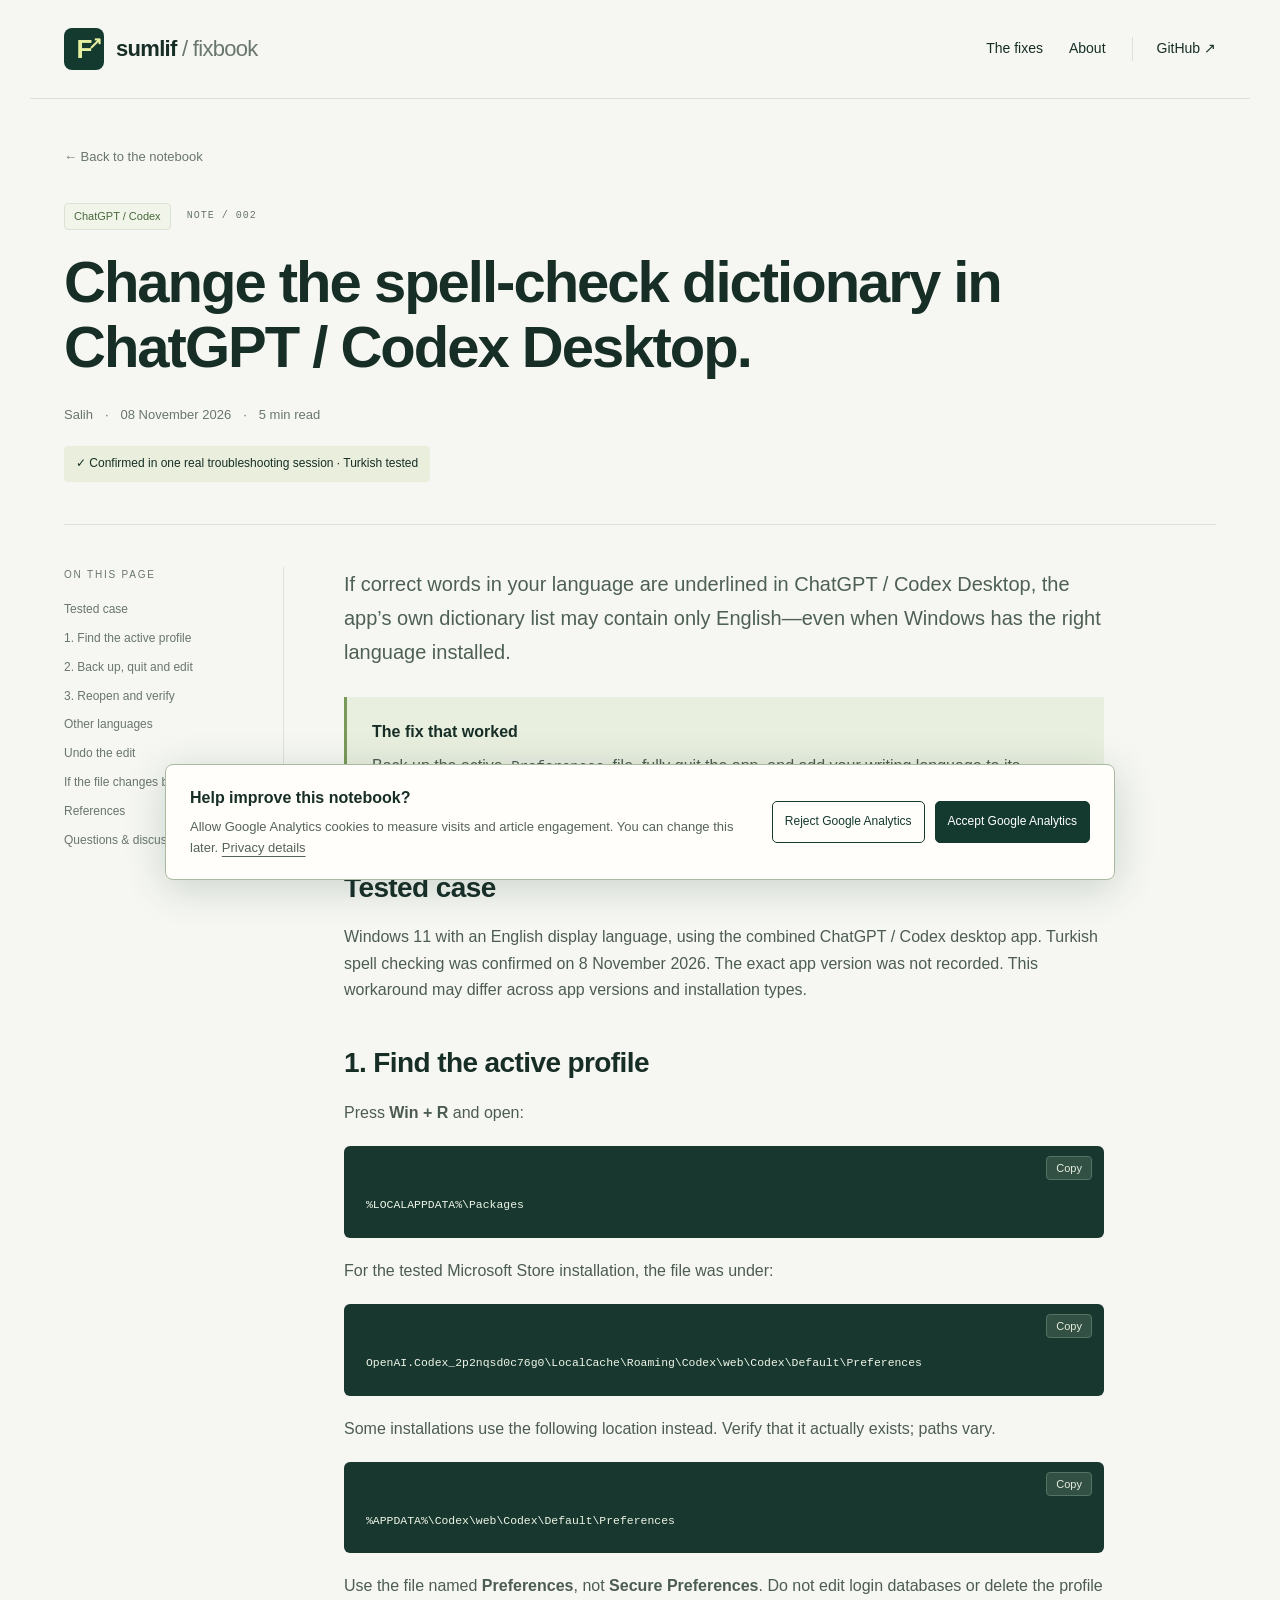
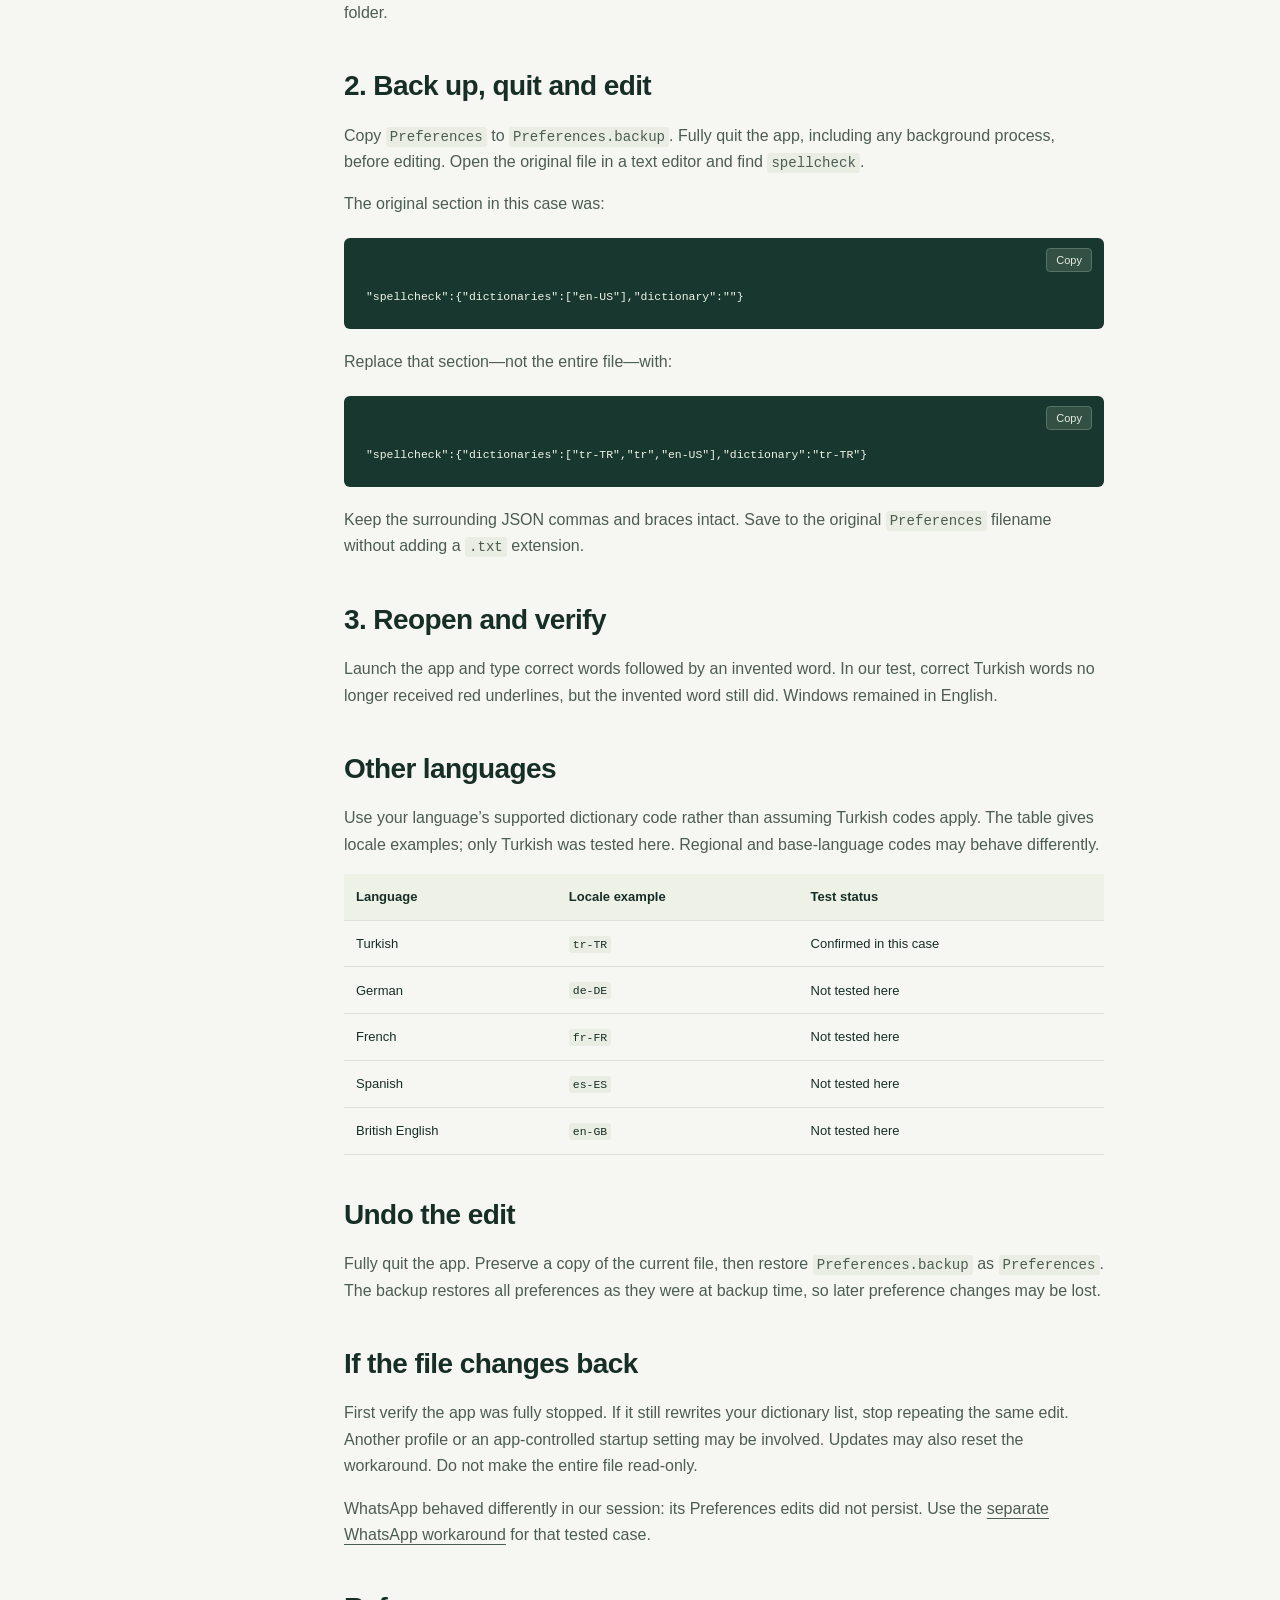
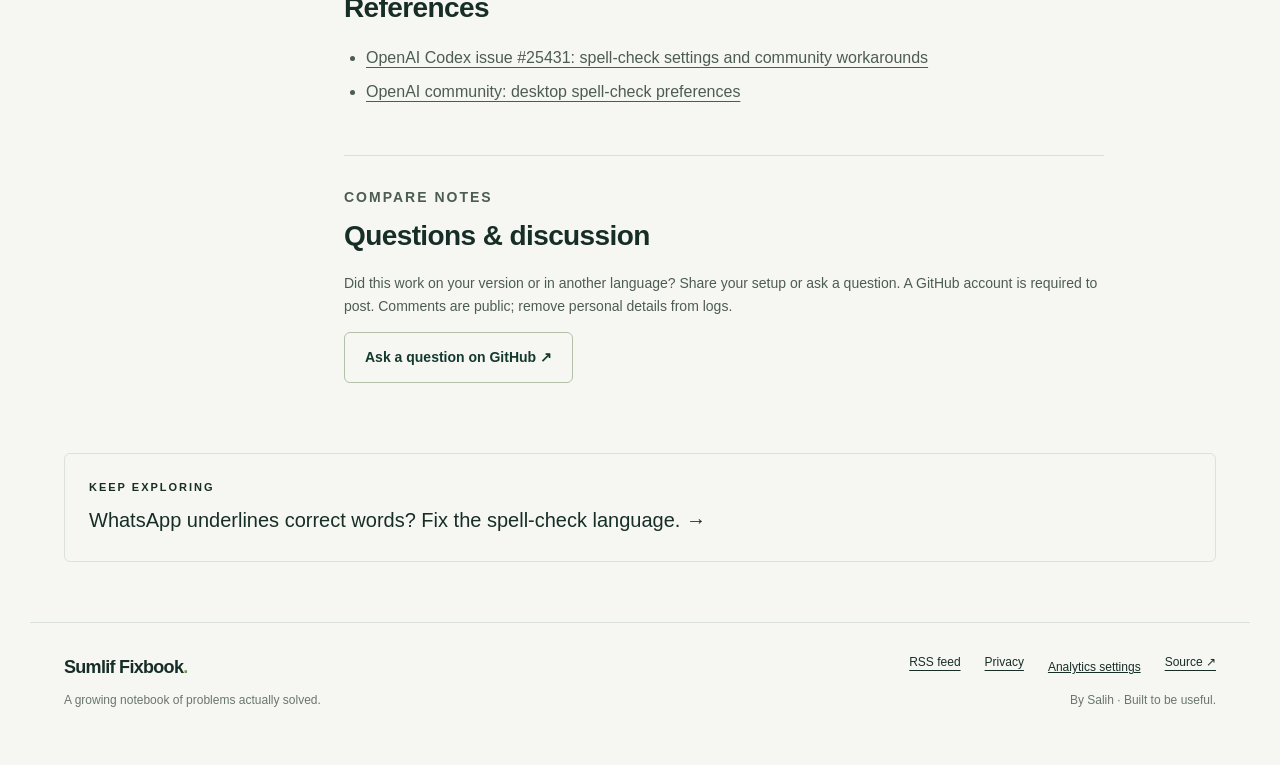
<file: docs/chatgpt-codex-wrong-spellcheck-language.html>
<!doctype html><html lang="en"><head><meta charset="utf-8"><meta name="viewport" content="width=device-width,initial-scale=1"><title>Change the spell-check dictionary in ChatGPT / Codex Desktop. | Sumlif Fixbook</title><meta name="description" content="Add your writing language to the desktop app’s Preferences file when correct words are flagged as English spelling errors."><link rel="canonical" href="https://sumlif.github.io/fixbook/chatgpt-codex-wrong-spellcheck-language.html"><meta property="og:title" content="Change the spell-check dictionary in ChatGPT / Codex Desktop."><meta property="og:description" content="Add your writing language to the desktop app’s Preferences file when correct words are flagged as English spelling errors."><meta property="og:type" content="article"><meta property="og:url" content="https://sumlif.github.io/fixbook/chatgpt-codex-wrong-spellcheck-language.html"><meta name="robots" content="index,follow,max-image-preview:large"><meta property="og:site_name" content="Sumlif Fixbook"><meta name="twitter:card" content="summary"><meta name="theme-color" content="#14392f"><link rel="icon" href="assets/icon.svg" type="image/svg+xml"><style>:root{--ink:#172e27;--green:#14392f;--paper:#f6f7f2;--muted:#69766d;--line:#dce2d9;--lime:#e6eea0}*{box-sizing:border-box}html{scroll-behavior:smooth;scroll-padding-top:32px}body{margin:0;background:var(--paper);color:var(--ink);font-family:Arial,Helvetica,sans-serif;font-size:16px;line-height:1.65}a{color:inherit;text-underline-offset:4px}button,input{font:inherit}button,a,input{touch-action:manipulation}a:focus-visible,button:focus-visible,input:focus-visible{outline:3px solid #527d24;outline-offset:5px}.header{max-width:1220px;margin:auto;padding:28px 34px;display:flex;justify-content:space-between;align-items:center;border-bottom:1px solid var(--line)}.brand{display:flex;align-items:center;gap:12px;text-decoration:none;font-size:22px;font-weight:750;letter-spacing:-.7px}.brand-light{font-weight:400;color:var(--muted)}.brand-icon{position:relative;background:var(--green);color:var(--lime);font-size:26px;width:40px;height:42px;border-radius:8px;text-align:center;line-height:42px}.brand-icon span{position:absolute;font-size:17px;right:3px;top:-5px}.header nav{display:flex;gap:26px;font-size:14px}.header nav a{text-decoration:none}.header nav a:hover{text-decoration:underline}.github{border-left:1px solid var(--line);padding-left:24px}main{max-width:1220px;margin:auto;padding:0 34px}.hero{display:grid;grid-template-columns:1.4fr 1fr;gap:100px;padding:82px 0 76px;align-items:center}.eyebrow{font-size:11px;letter-spacing:2px;font-weight:700;margin:0 0 22px;display:flex;align-items:center;gap:9px}.dot-indicator{display:inline-block;width:7px;height:7px;background:#5d8057;border-radius:50%}h1,h2,h3,p{margin-top:0}h1{font-size:clamp(46px,6vw,76px);line-height:1.06;letter-spacing:-3px;font-weight:600;margin-bottom:25px}h1 em{font-family:Georgia,serif;font-weight:400;color:#52714e}.hero-description{max-width:510px;color:var(--muted);font-size:18px;line-height:1.75;margin-bottom:30px}.button{display:inline-flex;gap:30px;align-items:center;background:var(--green);color:white;padding:13px 20px;border-radius:6px;text-decoration:none;font-size:14px;font-weight:600}.button:hover{background:#285040}.hero-meta{display:flex;gap:20px;flex-wrap:wrap;font-size:11px;color:var(--muted);margin-top:26px}.hero-meta span+span{border-left:1px solid var(--line);padding-left:20px}.hero-note{background:var(--green);border-radius:10px;padding:28px 32px 20px;color:#f3f6ed;transform:rotate(1.5deg);box-shadow:14px 14px 0 #e2e7d8}.note-head,.note-foot{font-size:10px;letter-spacing:1.2px;display:flex;justify-content:space-between;gap:10px}.note-head{border-bottom:1px solid #426052;padding-bottom:18px;color:#bccbbc}.note-icon{margin-top:28px;font-size:27px;line-height:44px;width:46px;border-radius:50%;background:var(--lime);color:var(--green);text-align:center}.hero-note h2{font-size:32px;line-height:1.2;font-weight:500;letter-spacing:-.8px;margin:22px 0 18px}.hero-note>p{font-size:14px;line-height:1.9;color:#bdcec0}.note-foot{border-top:1px solid #426052;padding-top:18px;font-size:10px;justify-content:flex-start;align-items:center;letter-spacing:0}.note-foot .dot-indicator{background:var(--lime)}.notes{border-top:1px solid var(--line);padding:46px 0 64px}.section-title{display:flex;justify-content:space-between;align-items:end;gap:20px;margin-bottom:30px}.section-title .eyebrow{margin-bottom:10px}.section-title h2{font-size:34px;letter-spacing:-1.2px;line-height:1.2;margin-bottom:0;font-weight:550}.dot{color:#7c9457}.section-title>p{font-size:13px;color:var(--muted);margin-bottom:0}.tools{display:flex;gap:20px;justify-content:space-between;align-items:center;margin-bottom:25px}.filters{display:flex;gap:8px;flex-wrap:wrap}.filter{cursor:pointer;border:1px solid var(--line);background:transparent;border-radius:30px;font-size:12px;padding:7px 14px;color:var(--muted)}.filter.active{background:var(--green);color:white;border-color:var(--green)}.filter span{margin-left:7px;opacity:.65}.search{display:flex;gap:8px;align-items:center;border-bottom:1px solid #bcc7bc;padding:5px 2px;color:var(--muted)}.search span{font-size:24px;line-height:1}.search input{width:200px;background:none;border:0;font-size:13px;color:var(--ink);padding:4px}.cards{display:grid;grid-template-columns:1fr 1fr;gap:22px}.card{display:flex;flex-direction:column;border:1px solid var(--line);border-radius:8px;padding:28px;text-decoration:none;background:#fffefa;transition:transform .2s,border-color .2s}.card:hover{transform:translateY(-4px);border-color:#8a9d7f}.card-top,.card-bottom{display:flex;justify-content:space-between;align-items:center;gap:12px}.tag{display:inline-block;border:1px solid #d9e3d3;color:#49683c;background:#f0f4e9;font-size:11px;padding:3px 9px;border-radius:4px}.note-number{font-family:monospace;font-size:10px;letter-spacing:1px;color:var(--muted)}.card h3{font-size:25px;line-height:1.3;letter-spacing:-.6px;font-weight:550;margin:25px 0 13px}.card>p{font-size:14px;color:var(--muted);margin-bottom:24px}.card-bottom{border-top:1px solid var(--line);padding-top:18px;margin-top:auto;font-size:11px;color:var(--muted)}.arrow{font-size:24px;color:var(--green);line-height:1}.principles{border-top:1px solid var(--line);display:grid;grid-template-columns:repeat(3,1fr);gap:40px;padding:36px 0 54px}.principles span{font-size:10px;letter-spacing:1.4px;color:var(--muted)}.principles h3{font-size:17px;margin:12px 0 8px;font-weight:550}.principles p{color:var(--muted);font-size:13px;margin:0}footer{max-width:1220px;margin:auto;padding:30px 34px;border-top:1px solid var(--line);display:grid;grid-template-columns:1fr auto;gap:8px 30px}footer .brand{font-size:18px;gap:0}footer p,footer small{font-size:12px;color:var(--muted);margin:0}footer>div{grid-column:2;grid-row:1;display:flex;gap:24px;font-size:12px}footer small{grid-column:2;grid-row:2;text-align:right}.article-heading{padding:44px 0 42px;max-width:940px}.back{font-size:13px;color:var(--muted);text-decoration:none;display:inline-block;margin-bottom:36px}.article-label{display:flex;align-items:center;gap:16px;margin-bottom:20px}.article-heading h1{font-size:clamp(36px,5vw,58px);line-height:1.12;letter-spacing:-2px}.byline{display:flex;gap:12px;font-size:13px;color:var(--muted);flex-wrap:wrap}.tested{display:inline-block;background:#e9efdc;padding:8px 12px;font-size:12px;border-radius:4px;margin:20px 0 0}.article-layout{display:grid;grid-template-columns:220px minmax(0,760px);gap:60px;border-top:1px solid var(--line);padding-top:42px}.toc{position:sticky;top:24px;align-self:start;display:flex;flex-direction:column;gap:12px;padding-right:24px;border-right:1px solid var(--line)}.toc p{font-size:10px;letter-spacing:1.8px;color:var(--muted);margin-bottom:6px}.toc a{text-decoration:none;font-size:12px;line-height:1.4;color:var(--muted)}.toc a:hover{color:var(--green);text-decoration:underline}article{min-width:0}article .lead,.simple .lead{font-size:20px;line-height:1.7;color:#4e6054}article h2{font-size:28px;font-weight:550;letter-spacing:-.6px;margin:42px 0 18px;line-height:1.3}article h3{font-size:19px;font-weight:600;margin:27px 0 13px}article p,article li{color:#4d5c52}article li{margin-bottom:8px}article ul{padding-left:22px}code{font-family:Consolas,monospace;font-size:.88em;overflow-wrap:anywhere}p code,li code,td code{background:#e9ede3;padding:2px 4px;border-radius:3px}.code{position:relative;background:#18372e;color:#eff5e9;border-radius:6px;margin:20px 0;overflow:hidden}.code pre{overflow-x:auto;margin:0;padding:48px 22px 22px;line-height:1.65;font-size:13px}.code pre code{overflow-wrap:normal}.copy{position:absolute;right:12px;top:10px;background:#325044;color:#e6eddf;border:1px solid #557365;border-radius:4px;padding:2px 9px;font-size:11px;cursor:pointer}.callout{border-left:3px solid #789958;background:#e9efdf;padding:22px 25px;margin:28px 0}.callout strong{font-size:16px}.callout p{margin:8px 0 0}.table-wrap{overflow:auto}table{width:100%;border-collapse:collapse;font-size:13px}th,td{text-align:left;padding:12px;border-bottom:1px solid var(--line)}th{background:#edf1e6;font-weight:600}.discussion{border-top:1px solid var(--line);margin-top:50px;padding:30px 0}.discussion .eyebrow{margin-bottom:8px}.discussion h2{margin-top:0}.discussion p{font-size:14px}.secondary{background:transparent;color:var(--green);border:1px solid #b3c1ab}.secondary:hover{color:white}.next{margin:40px 0 60px;padding:24px;border:1px solid var(--line);border-radius:6px}.next .eyebrow{margin-bottom:8px}.next a{font-size:20px;text-decoration:none}.simple{max-width:850px;padding-top:70px;padding-bottom:80px}.simple h1{font-size:54px;margin-bottom:35px}.simple h2{font-weight:550;margin-top:34px}.simple p{color:#4d5c52}.skip{position:absolute;top:-100px;left:20px;background:white;padding:12px;z-index:9}.skip:focus{top:8px}.sr-only{position:absolute;width:1px;height:1px;overflow:hidden;clip:rect(0,0,0,0)}[hidden]{display:none!important}.utterances{max-width:100%}
@media(max-width:850px){.hero{gap:35px;padding-top:50px}.hero-note{padding:24px}.hero-note h2{font-size:28px}.article-layout{grid-template-columns:1fr;gap:20px}.toc{position:static;border-right:0;border-bottom:1px solid var(--line);padding-bottom:22px;display:flex;flex-direction:row;flex-wrap:wrap;gap:12px 20px}.toc p{width:100%}.tools{align-items:flex-start;flex-direction:column}.search{width:100%}.search input{width:100%}}
@media(max-width:600px){.header{padding:20px}.brand{font-size:18px}.brand-icon{width:32px;height:34px;line-height:34px;font-size:22px}.header nav{gap:15px;font-size:12px}.github{display:none}main{padding:0 20px}.hero{grid-template-columns:1fr;gap:42px;padding:45px 0 48px}.hero h1{font-size:57px}.hero-description{font-size:16px}.hero-note{transform:none;box-shadow:6px 6px 0 #e2e7d8;padding:23px}.hero-note h2{font-size:29px}.note-icon{margin-top:20px}.section-title{display:block}.section-title>p{margin-top:12px}.cards{grid-template-columns:1fr}.card{padding:23px}.principles{grid-template-columns:1fr;gap:25px}.principles h3{margin-top:7px}footer{display:block;padding:25px 20px}footer>div{margin:20px 0 12px}footer small{text-align:left}.article-heading h1{font-size:39px;letter-spacing:-1.4px}.article-heading{padding-top:28px}.simple{padding-top:45px}.simple h1{font-size:40px}.byline{font-size:11px}.tested{font-size:11px}.article-layout{padding-top:25px}article h2{font-size:25px}.next a{font-size:17px}}
@media(prefers-reduced-motion:reduce){html{scroll-behavior:auto}.card{transition:none}}

.privacy-settings{border:0;background:none;padding:0;color:inherit;font:inherit;text-decoration:underline;cursor:pointer}.consent-panel{position:fixed;bottom:20px;left:50%;transform:translateX(-50%);z-index:20;background:#fffefa;border:1px solid #aab9a0;border-radius:8px;box-shadow:0 8px 40px #14392f30;padding:20px 24px;max-width:950px;width:calc(100% - 32px);display:flex;align-items:center;gap:24px}.consent-panel strong{font-size:16px}.consent-panel p{font-size:13px;line-height:1.6;margin:6px 0 0;color:#566459}.consent-actions{display:flex;gap:10px;flex-shrink:0}.consent-actions button{border:1px solid #14392f;border-radius:5px;padding:10px 12px;background:#fffefa;color:#14392f;font-size:12px;cursor:pointer}.consent-actions button[data-choice=granted]{background:#14392f;color:white}@media(max-width:750px){.consent-panel{display:block;padding:18px}.consent-actions{margin-top:14px;flex-wrap:wrap}footer>div{flex-wrap:wrap}}

</style><link rel="alternate" type="application/rss+xml" title="Sumlif Fixbook" href="feed.xml"><script type="application/ld+json">{"@context": "https://schema.org", "@type": "BlogPosting", "name": "Change the spell-check dictionary in ChatGPT / Codex Desktop.", "description": "Add your writing language to the desktop app\u2019s Preferences file when correct words are flagged as English spelling errors.", "url": "https://sumlif.github.io/fixbook/chatgpt-codex-wrong-spellcheck-language.html", "inLanguage": "en", "headline": "Change the spell-check dictionary in ChatGPT / Codex Desktop.", "datePublished": "2026-11-08T12:00:00+03:00", "dateModified": "2026-11-08T12:00:00+03:00", "author": {"@type": "Person", "name": "Salih", "url": "https://sumlif.github.io/fixbook/about.html"}, "mainEntityOfPage": {"@type": "WebPage", "@id": "https://sumlif.github.io/fixbook/chatgpt-codex-wrong-spellcheck-language.html"}, "isPartOf": {"@type": "Blog", "name": "Sumlif Fixbook", "url": "https://sumlif.github.io/fixbook/"}}</script></head><body><a class="skip" href="#main">Skip to content</a><header class="header"><a class="brand" href="index.html"><span class="brand-icon">F<span>↗</span></span><span>sumlif<span class="brand-light"> / fixbook</span></span></a><nav aria-label="Main"><a href="index.html#notes">The fixes</a><a href="about.html">About</a><a class="github" href="https://github.com/sumlif/fixbook">GitHub ↗</a></nav></header><main id="main"><section class="article-heading"><a class="back" href="index.html#notes">← Back to the notebook</a><div class="article-label"><span class="tag">ChatGPT / Codex</span><span class="note-number">NOTE / 002</span></div><h1>Change the spell-check dictionary in ChatGPT / Codex Desktop.</h1><div class="byline">Salih <span>·</span> 08 November 2026 <span>·</span> 5 min read</div><p class="tested">✓ Confirmed in one real troubleshooting session · Turkish tested</p></section><div class="article-layout"><aside class="toc"><p>ON THIS PAGE</p><a href="#scope">Tested case</a><a href="#locate">1. Find the active profile</a><a href="#fix">2. Back up, quit and edit</a><a href="#verify">3. Reopen and verify</a><a href="#languages">Other languages</a><a href="#undo">Undo the edit</a><a href="#limits">If the file changes back</a><a href="#sources">References</a><a href="#discussion">Questions &amp; discussion</a></aside><article><p class="lead">If correct words in your language are underlined in ChatGPT / Codex Desktop, the app’s own dictionary list may contain only English—even when Windows has the right language installed.</p>
<div class="callout"><strong>The fix that worked</strong><p>Back up the active <code>Preferences</code> file, fully quit the app, and add your writing language to its <code>spellcheck</code> section.</p></div>
<h2 id="scope">Tested case</h2><p>Windows 11 with an English display language, using the combined ChatGPT / Codex desktop app. Turkish spell checking was confirmed on 8 November 2026. The exact app version was not recorded. This workaround may differ across app versions and installation types.</p>
<h2 id="locate">1. Find the active profile</h2><p>Press <strong>Win + R</strong> and open:</p><div class="code"><button class="copy" type="button">Copy</button><pre><code>%LOCALAPPDATA%\Packages</code></pre></div><p>For the tested Microsoft Store installation, the file was under:</p><div class="code"><button class="copy" type="button">Copy</button><pre><code>OpenAI.Codex_2p2nqsd0c76g0\LocalCache\Roaming\Codex\web\Codex\Default\Preferences</code></pre></div><p>Some installations use the following location instead. Verify that it actually exists; paths vary.</p><div class="code"><button class="copy" type="button">Copy</button><pre><code>%APPDATA%\Codex\web\Codex\Default\Preferences</code></pre></div><p>Use the file named <strong>Preferences</strong>, not <strong>Secure Preferences</strong>. Do not edit login databases or delete the profile folder.</p>
<h2 id="fix">2. Back up, quit and edit</h2><p>Copy <code>Preferences</code> to <code>Preferences.backup</code>. Fully quit the app, including any background process, before editing. Open the original file in a text editor and find <code>spellcheck</code>.</p><p>The original section in this case was:</p><div class="code"><button class="copy" type="button">Copy</button><pre><code>&quot;spellcheck&quot;:{&quot;dictionaries&quot;:[&quot;en-US&quot;],&quot;dictionary&quot;:&quot;&quot;}</code></pre></div><p>Replace that section—not the entire file—with:</p><div class="code"><button class="copy" type="button">Copy</button><pre><code>&quot;spellcheck&quot;:{&quot;dictionaries&quot;:[&quot;tr-TR&quot;,&quot;tr&quot;,&quot;en-US&quot;],&quot;dictionary&quot;:&quot;tr-TR&quot;}</code></pre></div><p>Keep the surrounding JSON commas and braces intact. Save to the original <code>Preferences</code> filename without adding a <code>.txt</code> extension.</p>
<h2 id="verify">3. Reopen and verify</h2><p>Launch the app and type correct words followed by an invented word. In our test, correct Turkish words no longer received red underlines, but the invented word still did. Windows remained in English.</p>
<h2 id="languages">Other languages</h2><p>Use your language’s supported dictionary code rather than assuming Turkish codes apply. The table gives locale examples; only Turkish was tested here. Regional and base-language codes may behave differently.</p><div class="table-wrap"><table><thead><tr><th>Language</th><th>Locale example</th><th>Test status</th></tr></thead><tbody><tr><td>Turkish</td><td><code>tr-TR</code></td><td>Confirmed in this case</td></tr><tr><td>German</td><td><code>de-DE</code></td><td>Not tested here</td></tr><tr><td>French</td><td><code>fr-FR</code></td><td>Not tested here</td></tr><tr><td>Spanish</td><td><code>es-ES</code></td><td>Not tested here</td></tr><tr><td>British English</td><td><code>en-GB</code></td><td>Not tested here</td></tr></tbody></table></div>
<h2 id="undo">Undo the edit</h2><p>Fully quit the app. Preserve a copy of the current file, then restore <code>Preferences.backup</code> as <code>Preferences</code>. The backup restores all preferences as they were at backup time, so later preference changes may be lost.</p>
<h2 id="limits">If the file changes back</h2><p>First verify the app was fully stopped. If it still rewrites your dictionary list, stop repeating the same edit. Another profile or an app-controlled startup setting may be involved. Updates may also reset the workaround. Do not make the entire file read-only.</p>
<p>WhatsApp behaved differently in our session: its Preferences edits did not persist. Use the <a href="whatsapp-desktop-wrong-spellcheck-language.html">separate WhatsApp workaround</a> for that tested case.</p>
<h2 id="sources">References</h2><ul><li><a href="https://github.com/openai/codex/issues/25431">OpenAI Codex issue #25431: spell-check settings and community workarounds</a></li><li><a href="https://community.openai.com/t/windows-app-disable-spell-check/1062913">OpenAI community: desktop spell-check preferences</a></li></ul><section class="discussion" id="discussion"><p class="eyebrow">COMPARE NOTES</p><h2>Questions &amp; discussion</h2><p>Did this work on your version or in another language? Share your setup or ask a question. A GitHub account is required to post. Comments are public; remove personal details from logs.</p><a class="button secondary" href="https://github.com/sumlif/fixbook/issues/new?title=Question%3A%20Change%20the%20spell-check%20dictionary%20in%20ChatGPT%20/%20Codex%20Desktop.&amp;body=Article%3A%20https%3A//sumlif.github.io/fixbook/chatgpt-codex-wrong-spellcheck-language.html%0A%0AApp%20version%3A%0AWindows%20version%3A%0AWriting%20language%3A%0A%0AWhat%20happened%3F%0A%0APlease%20remove%20personal%20data%20from%20logs%20and%20screenshots.">Ask a question on GitHub ↗</a><div id="comments"></div></section></article></div><section class="next"><p class="eyebrow">KEEP EXPLORING</p><a href="whatsapp-desktop-wrong-spellcheck-language.html">WhatsApp underlines correct words? Fix the spell-check language. →</a></section></main><footer><a class="brand" href="index.html">Sumlif Fixbook<span class="dot">.</span></a><p>A growing notebook of problems actually solved.</p><div><a href="feed.xml">RSS feed</a><a href="privacy.html">Privacy</a><button class="privacy-settings" type="button" hidden>Analytics settings</button><a href="https://github.com/sumlif/fixbook">Source ↗</a></div><small>By Salih · Built to be useful.</small></footer><script type="application/json" id="fixbook-config">{"repo": "sumlif/fixbook", "comments": true, "analytics_endpoint": "https://sumlif-fixbook.goatcounter.com/count", "google_analytics_id": "G-Q0HQNL0LBG"}</script><script>(() => {
  const search = document.querySelector('#search');
  const cards = [...document.querySelectorAll('.card')];
  let filter = 'all';
  function update() {
    const term = (search?.value || '').trim().toLowerCase();
    let count = 0;
    cards.forEach(card => {
      const show = (filter === 'all' || card.dataset.app === filter) && card.dataset.search.toLowerCase().includes(term);
      card.hidden = !show;
      if (show) count++;
    });
    const empty = document.querySelector('#empty');
    if (empty) empty.hidden = count > 0;
    const status = document.querySelector('#result-status');
    if (status) status.textContent = `${count} notes found`;
  }
  search?.addEventListener('input', update);
  document.querySelectorAll('.filter').forEach(button => button.addEventListener('click', () => {
    filter = button.dataset.filter;
    document.querySelectorAll('.filter').forEach(b => { b.classList.toggle('active', b === button); b.setAttribute('aria-pressed', String(b === button)); });
    update();
  }));
  document.querySelectorAll('.copy').forEach(button => button.addEventListener('click', async () => {
    const content = button.parentElement.querySelector('code');
    try {
      await navigator.clipboard.writeText(content.textContent);
      button.textContent = 'Copied!';
      setTimeout(() => { button.textContent = 'Copy'; }, 1800);
    } catch (_) {
      const range = document.createRange(); range.selectNodeContents(content);
      const selection = window.getSelection(); selection.removeAllRanges(); selection.addRange(range);
      button.textContent = 'Selected — press Ctrl+C';
    }
  }));
  const embedded = document.querySelector('#fixbook-config');
  const script = document.currentScript;
  const configuration = embedded ? Promise.resolve(JSON.parse(embedded.textContent)) :
    (script?.src ? fetch(new URL('config.json', script.src)).then(r => { if (!r.ok) throw Error('Config unavailable'); return r.json(); }) : Promise.resolve({}));
  configuration.then(config => {
    if (/^G-[A-Z0-9]+$/.test(config.google_analytics_id || '')) {
      const measurementId = config.google_analytics_id;
      const preferenceKey = 'fixbook.google-analytics.v1';
      let preference = null;
      try {
        const saved = JSON.parse(localStorage.getItem(preferenceKey));
        if (saved && ['granted', 'denied'].includes(saved.value) && Date.now() - saved.time < 180 * 86400000) preference = saved.value;
      } catch (_) {}
      window.dataLayer = window.dataLayer || [];
      window.gtag = window.gtag || function () { window.dataLayer.push(arguments); };
      window.gtag('consent', 'default', {analytics_storage: 'denied', ad_storage: 'denied', ad_user_data: 'denied', ad_personalization: 'denied'});
      let googleLoaded = false;
      function loadGoogle() {
        if (googleLoaded) return;
        googleLoaded = true;
        window['ga-disable-' + measurementId] = false;
        window.gtag('consent', 'update', {analytics_storage: 'granted', ad_storage: 'denied', ad_user_data: 'denied', ad_personalization: 'denied'});
        window.gtag('js', new Date());
        window.gtag('config', measurementId, {allow_google_signals: false, allow_ad_personalization_signals: false, cookie_prefix: 'fixbook', cookie_path: '/fixbook/', cookie_domain: 'none', page_location: location.origin + location.pathname});
        const google = document.createElement('script');
        google.async = true;
        google.src = 'https://www.googletagmanager.com/gtag/js?id=' + encodeURIComponent(measurementId);
        document.head.append(google);
      }
      const panel = document.createElement('section');
      panel.className = 'consent-panel'; panel.setAttribute('aria-label', 'Google Analytics preferences');
      panel.innerHTML = '<div><strong>Help improve this notebook?</strong><p>Allow Google Analytics cookies to measure visits and article engagement. You can change this later. <a href="privacy.html">Privacy details</a></p></div><div class="consent-actions"><button type="button" data-choice="denied">Reject Google Analytics</button><button type="button" data-choice="granted">Accept Google Analytics</button></div><span class="sr-only" aria-live="polite" id="consent-status"></span>';
      document.body.append(panel);
      panel.hidden = preference !== null;
      const settings = document.querySelector('.privacy-settings');
      if (settings) {
        settings.hidden = false;
        settings.addEventListener('click', () => { panel.hidden = false; panel.querySelector('button').focus(); });
      }
      panel.querySelectorAll('[data-choice]').forEach(button => button.addEventListener('click', () => {
        const value = button.dataset.choice;
        try { localStorage.setItem(preferenceKey, JSON.stringify({value, time: Date.now()})); } catch (_) {}
        panel.hidden = true;
        if (value === 'granted') { preference = value; loadGoogle(); }
        else {
          window['ga-disable-' + measurementId] = true;
          document.cookie.split(';').map(c => c.split('=')[0].trim()).filter(name => name.startsWith('fixbook')).forEach(name => {
            for (const path of ['/fixbook/', '/']) {
              document.cookie = name + '=; Max-Age=0; path=' + path + '; SameSite=Lax';
              document.cookie = name + '=; Max-Age=0; path=' + path + '; domain=' + location.hostname + '; SameSite=Lax';
            }
          });
          if (googleLoaded) location.reload();
          preference = value;
        }
        settings?.focus();
      }));
      if (preference === 'granted') loadGoogle();
    }
    if (config.comments && document.querySelector('#comments')) {
      const comments = document.createElement('script');
      comments.src = 'https://utteranc.es/client.js';
      comments.setAttribute('repo', config.repo);
      comments.setAttribute('issue-term', 'pathname');
      comments.setAttribute('theme', 'github-light');
      comments.crossOrigin = 'anonymous'; comments.async = true;
      document.querySelector('#comments').append(comments);
    }
    if (/^https:\/\/[a-z0-9-]+\.goatcounter\.com\/count$/.test(config.analytics_endpoint)) {
      const analytics = document.createElement('script');
      analytics.src = 'https://gc.zgo.at/count.js';
      analytics.setAttribute('data-goatcounter', config.analytics_endpoint);
      analytics.async = true; document.head.append(analytics);
    }
  }).catch(() => {});
})();
</script></body></html>
</file>
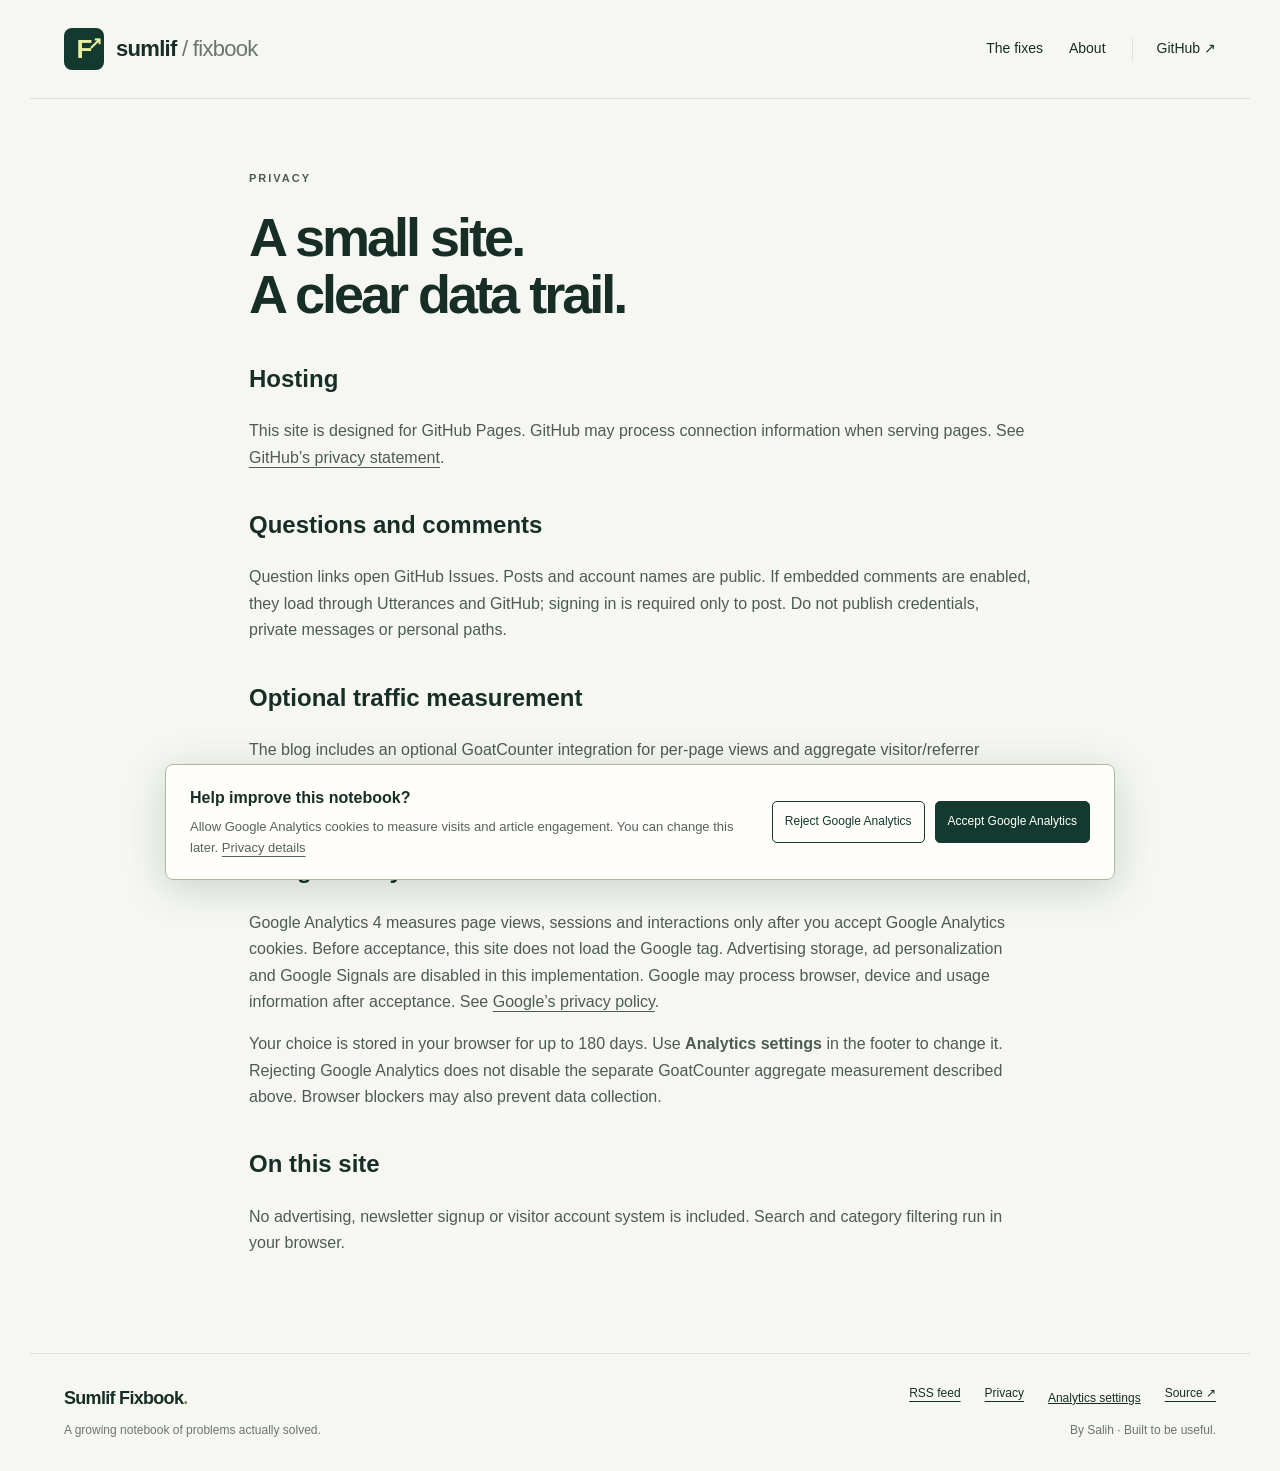
<file: docs/privacy.html>
<!doctype html><html lang="en"><head><meta charset="utf-8"><meta name="viewport" content="width=device-width,initial-scale=1"><title>Privacy | Sumlif Fixbook</title><meta name="description" content="How comments and optional analytics work on Sumlif Fixbook."><link rel="canonical" href="https://sumlif.github.io/fixbook/privacy.html"><meta property="og:title" content="Privacy"><meta property="og:description" content="How comments and optional analytics work on Sumlif Fixbook."><meta property="og:type" content="website"><meta property="og:url" content="https://sumlif.github.io/fixbook/privacy.html"><meta name="robots" content="index,follow,max-image-preview:large"><meta property="og:site_name" content="Sumlif Fixbook"><meta name="twitter:card" content="summary"><meta name="theme-color" content="#14392f"><link rel="icon" href="assets/icon.svg" type="image/svg+xml"><style>:root{--ink:#172e27;--green:#14392f;--paper:#f6f7f2;--muted:#69766d;--line:#dce2d9;--lime:#e6eea0}*{box-sizing:border-box}html{scroll-behavior:smooth;scroll-padding-top:32px}body{margin:0;background:var(--paper);color:var(--ink);font-family:Arial,Helvetica,sans-serif;font-size:16px;line-height:1.65}a{color:inherit;text-underline-offset:4px}button,input{font:inherit}button,a,input{touch-action:manipulation}a:focus-visible,button:focus-visible,input:focus-visible{outline:3px solid #527d24;outline-offset:5px}.header{max-width:1220px;margin:auto;padding:28px 34px;display:flex;justify-content:space-between;align-items:center;border-bottom:1px solid var(--line)}.brand{display:flex;align-items:center;gap:12px;text-decoration:none;font-size:22px;font-weight:750;letter-spacing:-.7px}.brand-light{font-weight:400;color:var(--muted)}.brand-icon{position:relative;background:var(--green);color:var(--lime);font-size:26px;width:40px;height:42px;border-radius:8px;text-align:center;line-height:42px}.brand-icon span{position:absolute;font-size:17px;right:3px;top:-5px}.header nav{display:flex;gap:26px;font-size:14px}.header nav a{text-decoration:none}.header nav a:hover{text-decoration:underline}.github{border-left:1px solid var(--line);padding-left:24px}main{max-width:1220px;margin:auto;padding:0 34px}.hero{display:grid;grid-template-columns:1.4fr 1fr;gap:100px;padding:82px 0 76px;align-items:center}.eyebrow{font-size:11px;letter-spacing:2px;font-weight:700;margin:0 0 22px;display:flex;align-items:center;gap:9px}.dot-indicator{display:inline-block;width:7px;height:7px;background:#5d8057;border-radius:50%}h1,h2,h3,p{margin-top:0}h1{font-size:clamp(46px,6vw,76px);line-height:1.06;letter-spacing:-3px;font-weight:600;margin-bottom:25px}h1 em{font-family:Georgia,serif;font-weight:400;color:#52714e}.hero-description{max-width:510px;color:var(--muted);font-size:18px;line-height:1.75;margin-bottom:30px}.button{display:inline-flex;gap:30px;align-items:center;background:var(--green);color:white;padding:13px 20px;border-radius:6px;text-decoration:none;font-size:14px;font-weight:600}.button:hover{background:#285040}.hero-meta{display:flex;gap:20px;flex-wrap:wrap;font-size:11px;color:var(--muted);margin-top:26px}.hero-meta span+span{border-left:1px solid var(--line);padding-left:20px}.hero-note{background:var(--green);border-radius:10px;padding:28px 32px 20px;color:#f3f6ed;transform:rotate(1.5deg);box-shadow:14px 14px 0 #e2e7d8}.note-head,.note-foot{font-size:10px;letter-spacing:1.2px;display:flex;justify-content:space-between;gap:10px}.note-head{border-bottom:1px solid #426052;padding-bottom:18px;color:#bccbbc}.note-icon{margin-top:28px;font-size:27px;line-height:44px;width:46px;border-radius:50%;background:var(--lime);color:var(--green);text-align:center}.hero-note h2{font-size:32px;line-height:1.2;font-weight:500;letter-spacing:-.8px;margin:22px 0 18px}.hero-note>p{font-size:14px;line-height:1.9;color:#bdcec0}.note-foot{border-top:1px solid #426052;padding-top:18px;font-size:10px;justify-content:flex-start;align-items:center;letter-spacing:0}.note-foot .dot-indicator{background:var(--lime)}.notes{border-top:1px solid var(--line);padding:46px 0 64px}.section-title{display:flex;justify-content:space-between;align-items:end;gap:20px;margin-bottom:30px}.section-title .eyebrow{margin-bottom:10px}.section-title h2{font-size:34px;letter-spacing:-1.2px;line-height:1.2;margin-bottom:0;font-weight:550}.dot{color:#7c9457}.section-title>p{font-size:13px;color:var(--muted);margin-bottom:0}.tools{display:flex;gap:20px;justify-content:space-between;align-items:center;margin-bottom:25px}.filters{display:flex;gap:8px;flex-wrap:wrap}.filter{cursor:pointer;border:1px solid var(--line);background:transparent;border-radius:30px;font-size:12px;padding:7px 14px;color:var(--muted)}.filter.active{background:var(--green);color:white;border-color:var(--green)}.filter span{margin-left:7px;opacity:.65}.search{display:flex;gap:8px;align-items:center;border-bottom:1px solid #bcc7bc;padding:5px 2px;color:var(--muted)}.search span{font-size:24px;line-height:1}.search input{width:200px;background:none;border:0;font-size:13px;color:var(--ink);padding:4px}.cards{display:grid;grid-template-columns:1fr 1fr;gap:22px}.card{display:flex;flex-direction:column;border:1px solid var(--line);border-radius:8px;padding:28px;text-decoration:none;background:#fffefa;transition:transform .2s,border-color .2s}.card:hover{transform:translateY(-4px);border-color:#8a9d7f}.card-top,.card-bottom{display:flex;justify-content:space-between;align-items:center;gap:12px}.tag{display:inline-block;border:1px solid #d9e3d3;color:#49683c;background:#f0f4e9;font-size:11px;padding:3px 9px;border-radius:4px}.note-number{font-family:monospace;font-size:10px;letter-spacing:1px;color:var(--muted)}.card h3{font-size:25px;line-height:1.3;letter-spacing:-.6px;font-weight:550;margin:25px 0 13px}.card>p{font-size:14px;color:var(--muted);margin-bottom:24px}.card-bottom{border-top:1px solid var(--line);padding-top:18px;margin-top:auto;font-size:11px;color:var(--muted)}.arrow{font-size:24px;color:var(--green);line-height:1}.principles{border-top:1px solid var(--line);display:grid;grid-template-columns:repeat(3,1fr);gap:40px;padding:36px 0 54px}.principles span{font-size:10px;letter-spacing:1.4px;color:var(--muted)}.principles h3{font-size:17px;margin:12px 0 8px;font-weight:550}.principles p{color:var(--muted);font-size:13px;margin:0}footer{max-width:1220px;margin:auto;padding:30px 34px;border-top:1px solid var(--line);display:grid;grid-template-columns:1fr auto;gap:8px 30px}footer .brand{font-size:18px;gap:0}footer p,footer small{font-size:12px;color:var(--muted);margin:0}footer>div{grid-column:2;grid-row:1;display:flex;gap:24px;font-size:12px}footer small{grid-column:2;grid-row:2;text-align:right}.article-heading{padding:44px 0 42px;max-width:940px}.back{font-size:13px;color:var(--muted);text-decoration:none;display:inline-block;margin-bottom:36px}.article-label{display:flex;align-items:center;gap:16px;margin-bottom:20px}.article-heading h1{font-size:clamp(36px,5vw,58px);line-height:1.12;letter-spacing:-2px}.byline{display:flex;gap:12px;font-size:13px;color:var(--muted);flex-wrap:wrap}.tested{display:inline-block;background:#e9efdc;padding:8px 12px;font-size:12px;border-radius:4px;margin:20px 0 0}.article-layout{display:grid;grid-template-columns:220px minmax(0,760px);gap:60px;border-top:1px solid var(--line);padding-top:42px}.toc{position:sticky;top:24px;align-self:start;display:flex;flex-direction:column;gap:12px;padding-right:24px;border-right:1px solid var(--line)}.toc p{font-size:10px;letter-spacing:1.8px;color:var(--muted);margin-bottom:6px}.toc a{text-decoration:none;font-size:12px;line-height:1.4;color:var(--muted)}.toc a:hover{color:var(--green);text-decoration:underline}article{min-width:0}article .lead,.simple .lead{font-size:20px;line-height:1.7;color:#4e6054}article h2{font-size:28px;font-weight:550;letter-spacing:-.6px;margin:42px 0 18px;line-height:1.3}article h3{font-size:19px;font-weight:600;margin:27px 0 13px}article p,article li{color:#4d5c52}article li{margin-bottom:8px}article ul{padding-left:22px}code{font-family:Consolas,monospace;font-size:.88em;overflow-wrap:anywhere}p code,li code,td code{background:#e9ede3;padding:2px 4px;border-radius:3px}.code{position:relative;background:#18372e;color:#eff5e9;border-radius:6px;margin:20px 0;overflow:hidden}.code pre{overflow-x:auto;margin:0;padding:48px 22px 22px;line-height:1.65;font-size:13px}.code pre code{overflow-wrap:normal}.copy{position:absolute;right:12px;top:10px;background:#325044;color:#e6eddf;border:1px solid #557365;border-radius:4px;padding:2px 9px;font-size:11px;cursor:pointer}.callout{border-left:3px solid #789958;background:#e9efdf;padding:22px 25px;margin:28px 0}.callout strong{font-size:16px}.callout p{margin:8px 0 0}.table-wrap{overflow:auto}table{width:100%;border-collapse:collapse;font-size:13px}th,td{text-align:left;padding:12px;border-bottom:1px solid var(--line)}th{background:#edf1e6;font-weight:600}.discussion{border-top:1px solid var(--line);margin-top:50px;padding:30px 0}.discussion .eyebrow{margin-bottom:8px}.discussion h2{margin-top:0}.discussion p{font-size:14px}.secondary{background:transparent;color:var(--green);border:1px solid #b3c1ab}.secondary:hover{color:white}.next{margin:40px 0 60px;padding:24px;border:1px solid var(--line);border-radius:6px}.next .eyebrow{margin-bottom:8px}.next a{font-size:20px;text-decoration:none}.simple{max-width:850px;padding-top:70px;padding-bottom:80px}.simple h1{font-size:54px;margin-bottom:35px}.simple h2{font-weight:550;margin-top:34px}.simple p{color:#4d5c52}.skip{position:absolute;top:-100px;left:20px;background:white;padding:12px;z-index:9}.skip:focus{top:8px}.sr-only{position:absolute;width:1px;height:1px;overflow:hidden;clip:rect(0,0,0,0)}[hidden]{display:none!important}.utterances{max-width:100%}
@media(max-width:850px){.hero{gap:35px;padding-top:50px}.hero-note{padding:24px}.hero-note h2{font-size:28px}.article-layout{grid-template-columns:1fr;gap:20px}.toc{position:static;border-right:0;border-bottom:1px solid var(--line);padding-bottom:22px;display:flex;flex-direction:row;flex-wrap:wrap;gap:12px 20px}.toc p{width:100%}.tools{align-items:flex-start;flex-direction:column}.search{width:100%}.search input{width:100%}}
@media(max-width:600px){.header{padding:20px}.brand{font-size:18px}.brand-icon{width:32px;height:34px;line-height:34px;font-size:22px}.header nav{gap:15px;font-size:12px}.github{display:none}main{padding:0 20px}.hero{grid-template-columns:1fr;gap:42px;padding:45px 0 48px}.hero h1{font-size:57px}.hero-description{font-size:16px}.hero-note{transform:none;box-shadow:6px 6px 0 #e2e7d8;padding:23px}.hero-note h2{font-size:29px}.note-icon{margin-top:20px}.section-title{display:block}.section-title>p{margin-top:12px}.cards{grid-template-columns:1fr}.card{padding:23px}.principles{grid-template-columns:1fr;gap:25px}.principles h3{margin-top:7px}footer{display:block;padding:25px 20px}footer>div{margin:20px 0 12px}footer small{text-align:left}.article-heading h1{font-size:39px;letter-spacing:-1.4px}.article-heading{padding-top:28px}.simple{padding-top:45px}.simple h1{font-size:40px}.byline{font-size:11px}.tested{font-size:11px}.article-layout{padding-top:25px}article h2{font-size:25px}.next a{font-size:17px}}
@media(prefers-reduced-motion:reduce){html{scroll-behavior:auto}.card{transition:none}}

.privacy-settings{border:0;background:none;padding:0;color:inherit;font:inherit;text-decoration:underline;cursor:pointer}.consent-panel{position:fixed;bottom:20px;left:50%;transform:translateX(-50%);z-index:20;background:#fffefa;border:1px solid #aab9a0;border-radius:8px;box-shadow:0 8px 40px #14392f30;padding:20px 24px;max-width:950px;width:calc(100% - 32px);display:flex;align-items:center;gap:24px}.consent-panel strong{font-size:16px}.consent-panel p{font-size:13px;line-height:1.6;margin:6px 0 0;color:#566459}.consent-actions{display:flex;gap:10px;flex-shrink:0}.consent-actions button{border:1px solid #14392f;border-radius:5px;padding:10px 12px;background:#fffefa;color:#14392f;font-size:12px;cursor:pointer}.consent-actions button[data-choice=granted]{background:#14392f;color:white}@media(max-width:750px){.consent-panel{display:block;padding:18px}.consent-actions{margin-top:14px;flex-wrap:wrap}footer>div{flex-wrap:wrap}}

</style><link rel="alternate" type="application/rss+xml" title="Sumlif Fixbook" href="feed.xml"><script type="application/ld+json">{"@context": "https://schema.org", "@type": "WebPage", "name": "Privacy", "description": "How comments and optional analytics work on Sumlif Fixbook.", "url": "https://sumlif.github.io/fixbook/privacy.html", "inLanguage": "en"}</script></head><body><a class="skip" href="#main">Skip to content</a><header class="header"><a class="brand" href="index.html"><span class="brand-icon">F<span>↗</span></span><span>sumlif<span class="brand-light"> / fixbook</span></span></a><nav aria-label="Main"><a href="index.html#notes">The fixes</a><a href="about.html">About</a><a class="github" href="https://github.com/sumlif/fixbook">GitHub ↗</a></nav></header><main id="main" class="simple"><p class="eyebrow">PRIVACY</p><h1>A small site.<br>A clear data trail.</h1><h2>Hosting</h2><p>This site is designed for GitHub Pages. GitHub may process connection information when serving pages. See <a href="https://docs.github.com/en/site-policy/privacy-policies/github-general-privacy-statement">GitHub’s privacy statement</a>.</p><h2>Questions and comments</h2><p>Question links open GitHub Issues. Posts and account names are public. If embedded comments are enabled, they load through Utterances and GitHub; signing in is required only to post. Do not publish credentials, private messages or personal paths.</p><h2>Optional traffic measurement</h2><p>The blog includes an optional GoatCounter integration for per-page views and aggregate visitor/referrer trends. No analytics script loads until the site owner configures a valid endpoint. Browser blockers can prevent measurements; counts are not an exact record of every visitor. See <a href="https://www.goatcounter.com/privacy">GoatCounter’s privacy information</a>.</p><h2>Google Analytics</h2><p>Google Analytics 4 measures page views, sessions and interactions only after you accept Google Analytics cookies. Before acceptance, this site does not load the Google tag. Advertising storage, ad personalization and Google Signals are disabled in this implementation. Google may process browser, device and usage information after acceptance. See <a href="https://policies.google.com/privacy">Google’s privacy policy</a>.</p><p>Your choice is stored in your browser for up to 180 days. Use <strong>Analytics settings</strong> in the footer to change it. Rejecting Google Analytics does not disable the separate GoatCounter aggregate measurement described above. Browser blockers may also prevent data collection.</p><h2>On this site</h2><p>No advertising, newsletter signup or visitor account system is included. Search and category filtering run in your browser.</p></main><footer><a class="brand" href="index.html">Sumlif Fixbook<span class="dot">.</span></a><p>A growing notebook of problems actually solved.</p><div><a href="feed.xml">RSS feed</a><a href="privacy.html">Privacy</a><button class="privacy-settings" type="button" hidden>Analytics settings</button><a href="https://github.com/sumlif/fixbook">Source ↗</a></div><small>By Salih · Built to be useful.</small></footer><script type="application/json" id="fixbook-config">{"repo": "sumlif/fixbook", "comments": true, "analytics_endpoint": "https://sumlif-fixbook.goatcounter.com/count", "google_analytics_id": "G-Q0HQNL0LBG"}</script><script>(() => {
  const search = document.querySelector('#search');
  const cards = [...document.querySelectorAll('.card')];
  let filter = 'all';
  function update() {
    const term = (search?.value || '').trim().toLowerCase();
    let count = 0;
    cards.forEach(card => {
      const show = (filter === 'all' || card.dataset.app === filter) && card.dataset.search.toLowerCase().includes(term);
      card.hidden = !show;
      if (show) count++;
    });
    const empty = document.querySelector('#empty');
    if (empty) empty.hidden = count > 0;
    const status = document.querySelector('#result-status');
    if (status) status.textContent = `${count} notes found`;
  }
  search?.addEventListener('input', update);
  document.querySelectorAll('.filter').forEach(button => button.addEventListener('click', () => {
    filter = button.dataset.filter;
    document.querySelectorAll('.filter').forEach(b => { b.classList.toggle('active', b === button); b.setAttribute('aria-pressed', String(b === button)); });
    update();
  }));
  document.querySelectorAll('.copy').forEach(button => button.addEventListener('click', async () => {
    const content = button.parentElement.querySelector('code');
    try {
      await navigator.clipboard.writeText(content.textContent);
      button.textContent = 'Copied!';
      setTimeout(() => { button.textContent = 'Copy'; }, 1800);
    } catch (_) {
      const range = document.createRange(); range.selectNodeContents(content);
      const selection = window.getSelection(); selection.removeAllRanges(); selection.addRange(range);
      button.textContent = 'Selected — press Ctrl+C';
    }
  }));
  const embedded = document.querySelector('#fixbook-config');
  const script = document.currentScript;
  const configuration = embedded ? Promise.resolve(JSON.parse(embedded.textContent)) :
    (script?.src ? fetch(new URL('config.json', script.src)).then(r => { if (!r.ok) throw Error('Config unavailable'); return r.json(); }) : Promise.resolve({}));
  configuration.then(config => {
    if (/^G-[A-Z0-9]+$/.test(config.google_analytics_id || '')) {
      const measurementId = config.google_analytics_id;
      const preferenceKey = 'fixbook.google-analytics.v1';
      let preference = null;
      try {
        const saved = JSON.parse(localStorage.getItem(preferenceKey));
        if (saved && ['granted', 'denied'].includes(saved.value) && Date.now() - saved.time < 180 * 86400000) preference = saved.value;
      } catch (_) {}
      window.dataLayer = window.dataLayer || [];
      window.gtag = window.gtag || function () { window.dataLayer.push(arguments); };
      window.gtag('consent', 'default', {analytics_storage: 'denied', ad_storage: 'denied', ad_user_data: 'denied', ad_personalization: 'denied'});
      let googleLoaded = false;
      function loadGoogle() {
        if (googleLoaded) return;
        googleLoaded = true;
        window['ga-disable-' + measurementId] = false;
        window.gtag('consent', 'update', {analytics_storage: 'granted', ad_storage: 'denied', ad_user_data: 'denied', ad_personalization: 'denied'});
        window.gtag('js', new Date());
        window.gtag('config', measurementId, {allow_google_signals: false, allow_ad_personalization_signals: false, cookie_prefix: 'fixbook', cookie_path: '/fixbook/', cookie_domain: 'none', page_location: location.origin + location.pathname});
        const google = document.createElement('script');
        google.async = true;
        google.src = 'https://www.googletagmanager.com/gtag/js?id=' + encodeURIComponent(measurementId);
        document.head.append(google);
      }
      const panel = document.createElement('section');
      panel.className = 'consent-panel'; panel.setAttribute('aria-label', 'Google Analytics preferences');
      panel.innerHTML = '<div><strong>Help improve this notebook?</strong><p>Allow Google Analytics cookies to measure visits and article engagement. You can change this later. <a href="privacy.html">Privacy details</a></p></div><div class="consent-actions"><button type="button" data-choice="denied">Reject Google Analytics</button><button type="button" data-choice="granted">Accept Google Analytics</button></div><span class="sr-only" aria-live="polite" id="consent-status"></span>';
      document.body.append(panel);
      panel.hidden = preference !== null;
      const settings = document.querySelector('.privacy-settings');
      if (settings) {
        settings.hidden = false;
        settings.addEventListener('click', () => { panel.hidden = false; panel.querySelector('button').focus(); });
      }
      panel.querySelectorAll('[data-choice]').forEach(button => button.addEventListener('click', () => {
        const value = button.dataset.choice;
        try { localStorage.setItem(preferenceKey, JSON.stringify({value, time: Date.now()})); } catch (_) {}
        panel.hidden = true;
        if (value === 'granted') { preference = value; loadGoogle(); }
        else {
          window['ga-disable-' + measurementId] = true;
          document.cookie.split(';').map(c => c.split('=')[0].trim()).filter(name => name.startsWith('fixbook')).forEach(name => {
            for (const path of ['/fixbook/', '/']) {
              document.cookie = name + '=; Max-Age=0; path=' + path + '; SameSite=Lax';
              document.cookie = name + '=; Max-Age=0; path=' + path + '; domain=' + location.hostname + '; SameSite=Lax';
            }
          });
          if (googleLoaded) location.reload();
          preference = value;
        }
        settings?.focus();
      }));
      if (preference === 'granted') loadGoogle();
    }
    if (config.comments && document.querySelector('#comments')) {
      const comments = document.createElement('script');
      comments.src = 'https://utteranc.es/client.js';
      comments.setAttribute('repo', config.repo);
      comments.setAttribute('issue-term', 'pathname');
      comments.setAttribute('theme', 'github-light');
      comments.crossOrigin = 'anonymous'; comments.async = true;
      document.querySelector('#comments').append(comments);
    }
    if (/^https:\/\/[a-z0-9-]+\.goatcounter\.com\/count$/.test(config.analytics_endpoint)) {
      const analytics = document.createElement('script');
      analytics.src = 'https://gc.zgo.at/count.js';
      analytics.setAttribute('data-goatcounter', config.analytics_endpoint);
      analytics.async = true; document.head.append(analytics);
    }
  }).catch(() => {});
})();
</script></body></html>
</file>
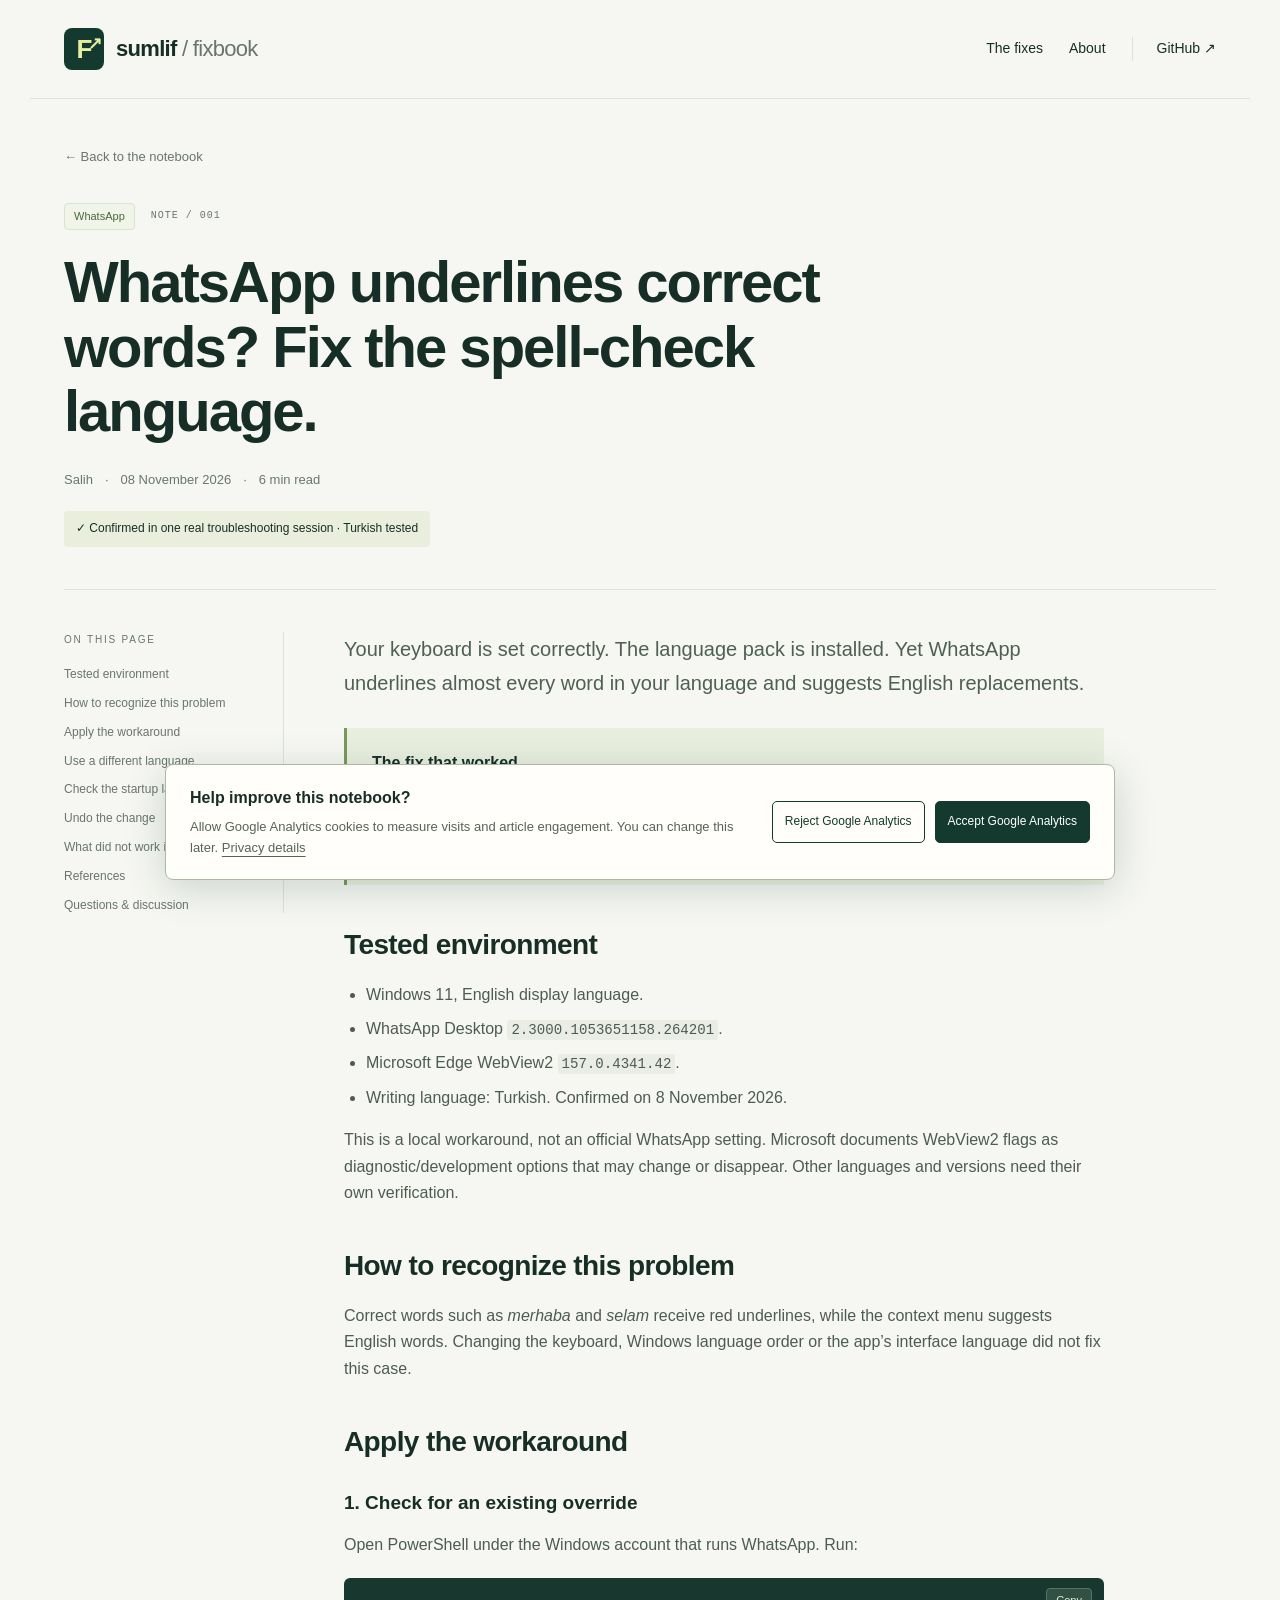
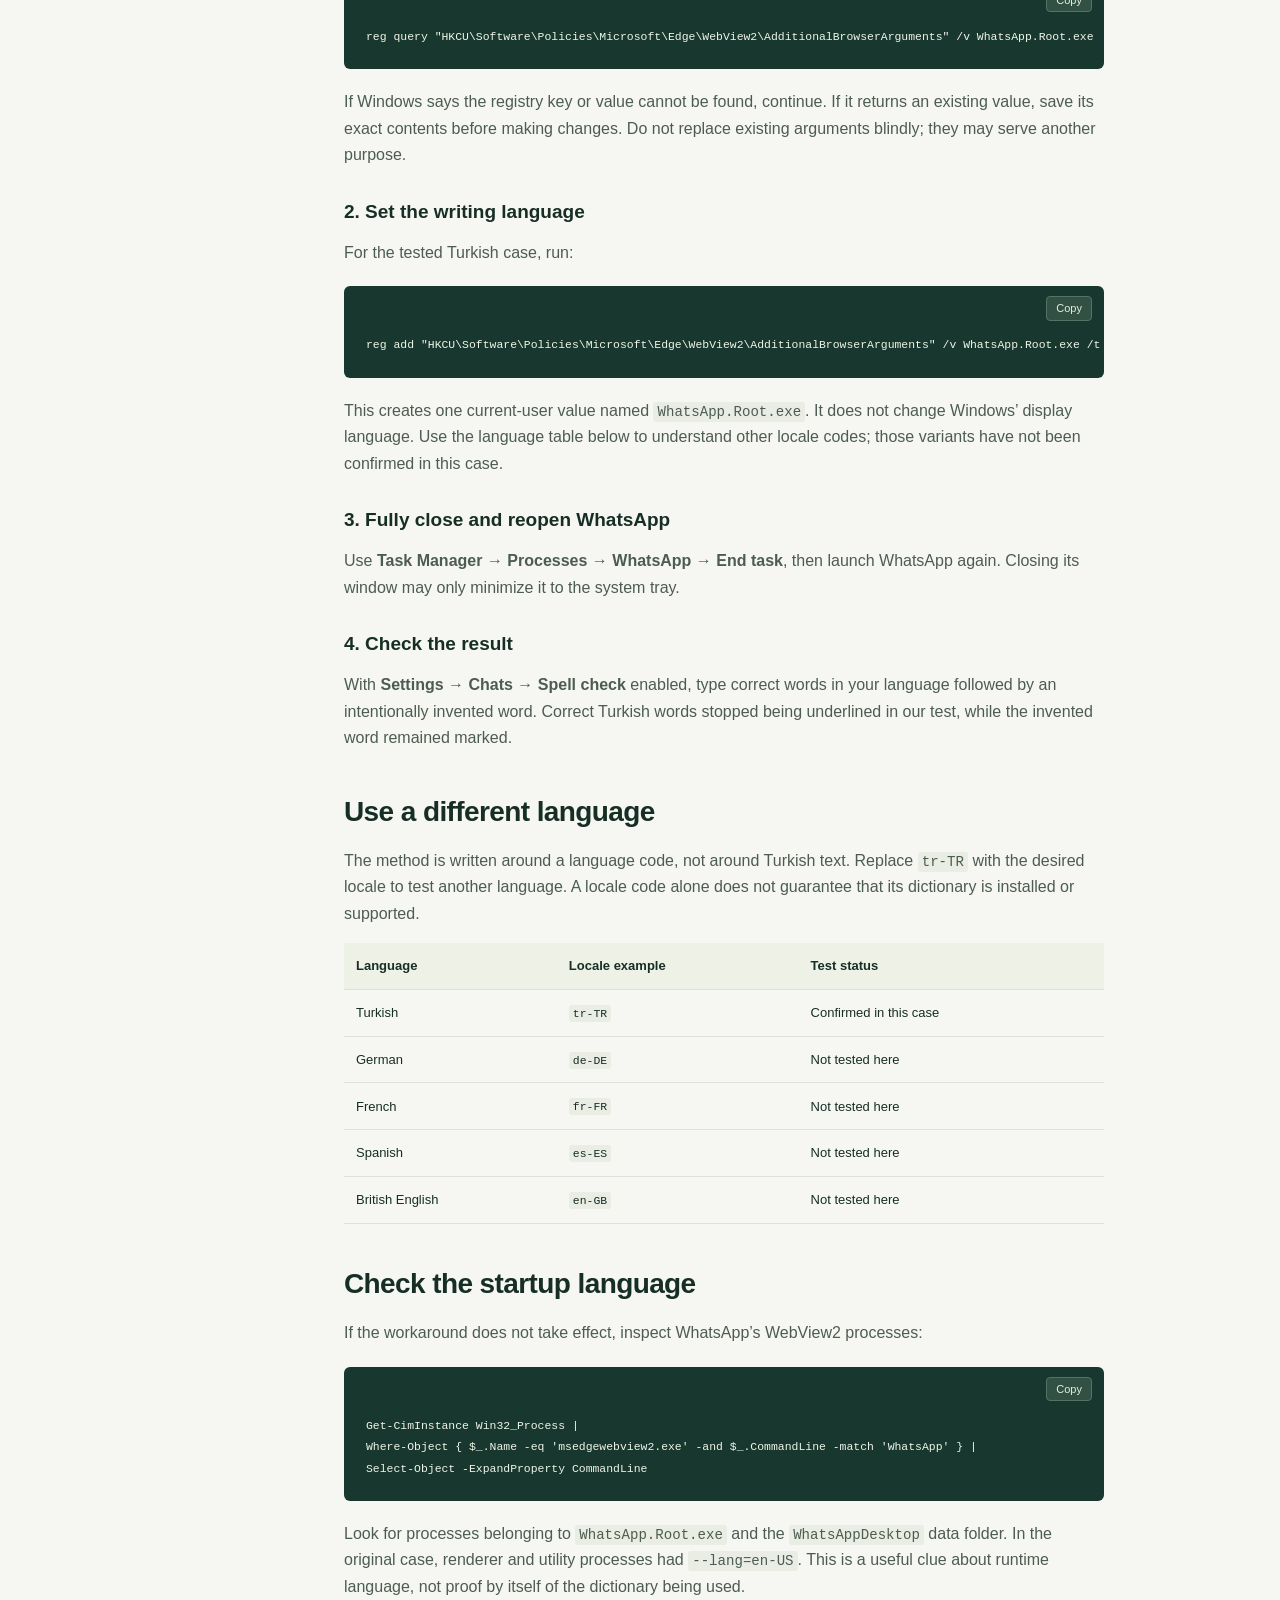
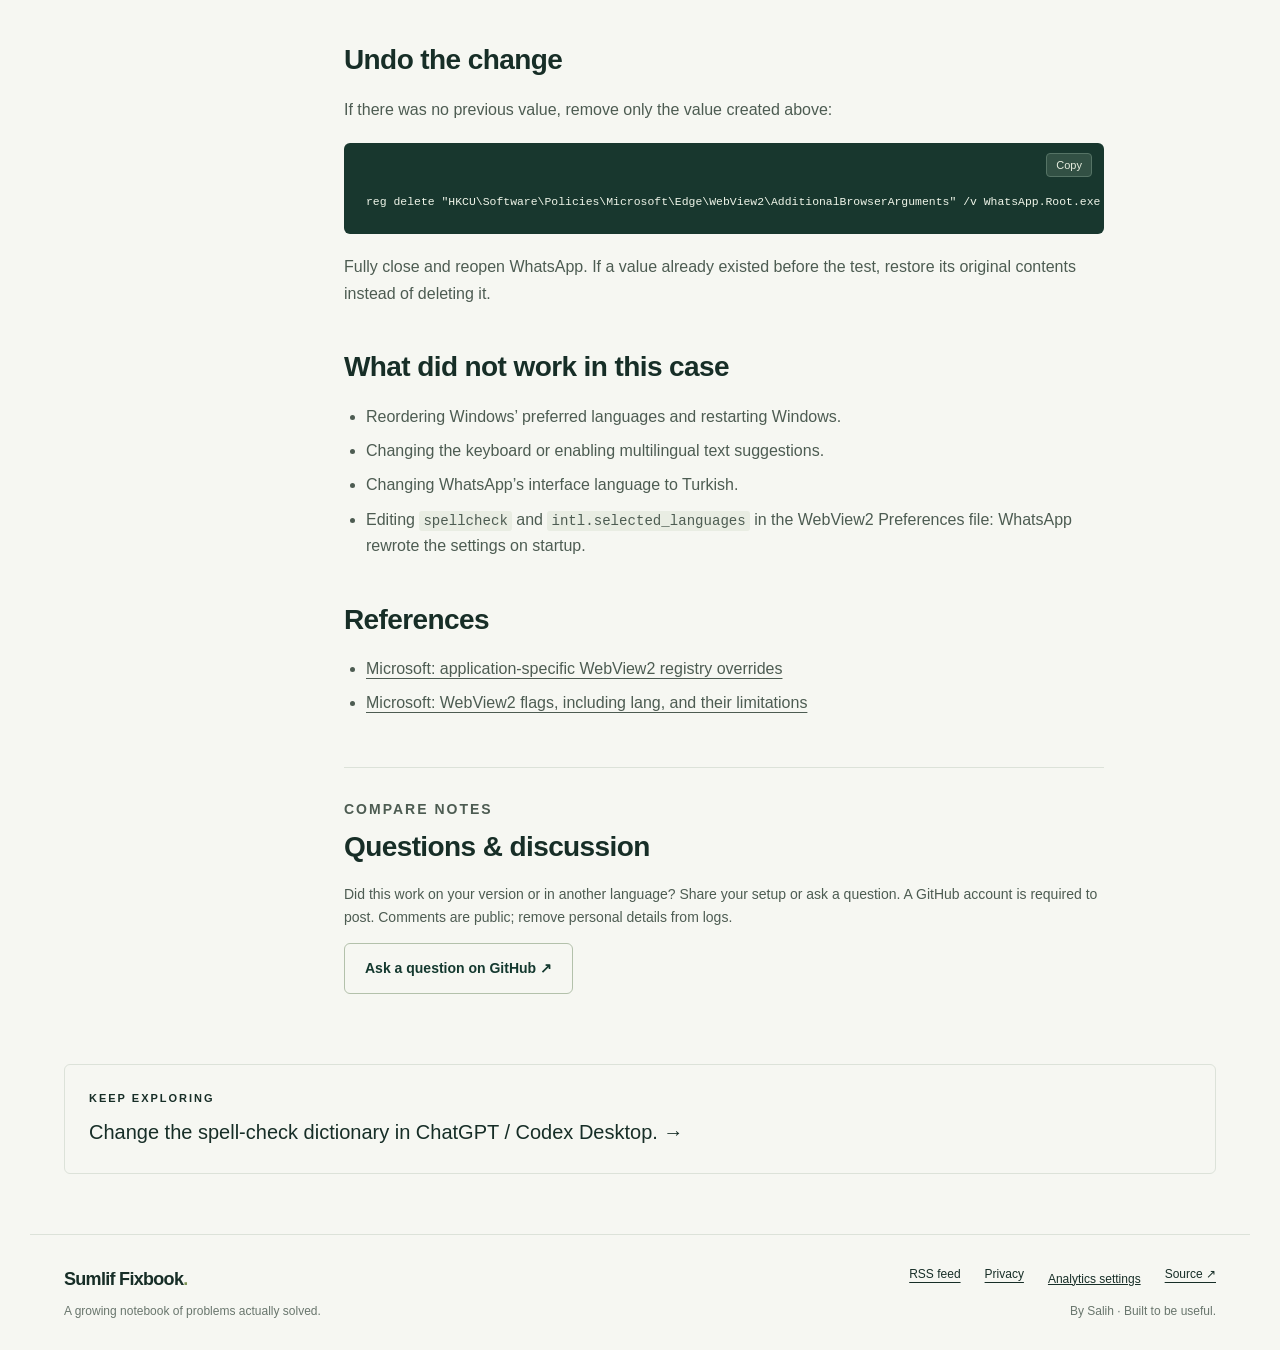
<file: docs/whatsapp-desktop-wrong-spellcheck-language.html>
<!doctype html><html lang="en"><head><meta charset="utf-8"><meta name="viewport" content="width=device-width,initial-scale=1"><title>WhatsApp underlines correct words? Fix the spell-check language. | Sumlif Fixbook</title><meta name="description" content="A tested WebView2 workaround for WhatsApp Desktop when the spell checker ignores your writing language. Keep Windows in English."><link rel="canonical" href="https://sumlif.github.io/fixbook/whatsapp-desktop-wrong-spellcheck-language.html"><meta property="og:title" content="WhatsApp underlines correct words? Fix the spell-check language."><meta property="og:description" content="A tested WebView2 workaround for WhatsApp Desktop when the spell checker ignores your writing language. Keep Windows in English."><meta property="og:type" content="article"><meta property="og:url" content="https://sumlif.github.io/fixbook/whatsapp-desktop-wrong-spellcheck-language.html"><meta name="robots" content="index,follow,max-image-preview:large"><meta property="og:site_name" content="Sumlif Fixbook"><meta name="twitter:card" content="summary"><meta name="theme-color" content="#14392f"><link rel="icon" href="assets/icon.svg" type="image/svg+xml"><style>:root{--ink:#172e27;--green:#14392f;--paper:#f6f7f2;--muted:#69766d;--line:#dce2d9;--lime:#e6eea0}*{box-sizing:border-box}html{scroll-behavior:smooth;scroll-padding-top:32px}body{margin:0;background:var(--paper);color:var(--ink);font-family:Arial,Helvetica,sans-serif;font-size:16px;line-height:1.65}a{color:inherit;text-underline-offset:4px}button,input{font:inherit}button,a,input{touch-action:manipulation}a:focus-visible,button:focus-visible,input:focus-visible{outline:3px solid #527d24;outline-offset:5px}.header{max-width:1220px;margin:auto;padding:28px 34px;display:flex;justify-content:space-between;align-items:center;border-bottom:1px solid var(--line)}.brand{display:flex;align-items:center;gap:12px;text-decoration:none;font-size:22px;font-weight:750;letter-spacing:-.7px}.brand-light{font-weight:400;color:var(--muted)}.brand-icon{position:relative;background:var(--green);color:var(--lime);font-size:26px;width:40px;height:42px;border-radius:8px;text-align:center;line-height:42px}.brand-icon span{position:absolute;font-size:17px;right:3px;top:-5px}.header nav{display:flex;gap:26px;font-size:14px}.header nav a{text-decoration:none}.header nav a:hover{text-decoration:underline}.github{border-left:1px solid var(--line);padding-left:24px}main{max-width:1220px;margin:auto;padding:0 34px}.hero{display:grid;grid-template-columns:1.4fr 1fr;gap:100px;padding:82px 0 76px;align-items:center}.eyebrow{font-size:11px;letter-spacing:2px;font-weight:700;margin:0 0 22px;display:flex;align-items:center;gap:9px}.dot-indicator{display:inline-block;width:7px;height:7px;background:#5d8057;border-radius:50%}h1,h2,h3,p{margin-top:0}h1{font-size:clamp(46px,6vw,76px);line-height:1.06;letter-spacing:-3px;font-weight:600;margin-bottom:25px}h1 em{font-family:Georgia,serif;font-weight:400;color:#52714e}.hero-description{max-width:510px;color:var(--muted);font-size:18px;line-height:1.75;margin-bottom:30px}.button{display:inline-flex;gap:30px;align-items:center;background:var(--green);color:white;padding:13px 20px;border-radius:6px;text-decoration:none;font-size:14px;font-weight:600}.button:hover{background:#285040}.hero-meta{display:flex;gap:20px;flex-wrap:wrap;font-size:11px;color:var(--muted);margin-top:26px}.hero-meta span+span{border-left:1px solid var(--line);padding-left:20px}.hero-note{background:var(--green);border-radius:10px;padding:28px 32px 20px;color:#f3f6ed;transform:rotate(1.5deg);box-shadow:14px 14px 0 #e2e7d8}.note-head,.note-foot{font-size:10px;letter-spacing:1.2px;display:flex;justify-content:space-between;gap:10px}.note-head{border-bottom:1px solid #426052;padding-bottom:18px;color:#bccbbc}.note-icon{margin-top:28px;font-size:27px;line-height:44px;width:46px;border-radius:50%;background:var(--lime);color:var(--green);text-align:center}.hero-note h2{font-size:32px;line-height:1.2;font-weight:500;letter-spacing:-.8px;margin:22px 0 18px}.hero-note>p{font-size:14px;line-height:1.9;color:#bdcec0}.note-foot{border-top:1px solid #426052;padding-top:18px;font-size:10px;justify-content:flex-start;align-items:center;letter-spacing:0}.note-foot .dot-indicator{background:var(--lime)}.notes{border-top:1px solid var(--line);padding:46px 0 64px}.section-title{display:flex;justify-content:space-between;align-items:end;gap:20px;margin-bottom:30px}.section-title .eyebrow{margin-bottom:10px}.section-title h2{font-size:34px;letter-spacing:-1.2px;line-height:1.2;margin-bottom:0;font-weight:550}.dot{color:#7c9457}.section-title>p{font-size:13px;color:var(--muted);margin-bottom:0}.tools{display:flex;gap:20px;justify-content:space-between;align-items:center;margin-bottom:25px}.filters{display:flex;gap:8px;flex-wrap:wrap}.filter{cursor:pointer;border:1px solid var(--line);background:transparent;border-radius:30px;font-size:12px;padding:7px 14px;color:var(--muted)}.filter.active{background:var(--green);color:white;border-color:var(--green)}.filter span{margin-left:7px;opacity:.65}.search{display:flex;gap:8px;align-items:center;border-bottom:1px solid #bcc7bc;padding:5px 2px;color:var(--muted)}.search span{font-size:24px;line-height:1}.search input{width:200px;background:none;border:0;font-size:13px;color:var(--ink);padding:4px}.cards{display:grid;grid-template-columns:1fr 1fr;gap:22px}.card{display:flex;flex-direction:column;border:1px solid var(--line);border-radius:8px;padding:28px;text-decoration:none;background:#fffefa;transition:transform .2s,border-color .2s}.card:hover{transform:translateY(-4px);border-color:#8a9d7f}.card-top,.card-bottom{display:flex;justify-content:space-between;align-items:center;gap:12px}.tag{display:inline-block;border:1px solid #d9e3d3;color:#49683c;background:#f0f4e9;font-size:11px;padding:3px 9px;border-radius:4px}.note-number{font-family:monospace;font-size:10px;letter-spacing:1px;color:var(--muted)}.card h3{font-size:25px;line-height:1.3;letter-spacing:-.6px;font-weight:550;margin:25px 0 13px}.card>p{font-size:14px;color:var(--muted);margin-bottom:24px}.card-bottom{border-top:1px solid var(--line);padding-top:18px;margin-top:auto;font-size:11px;color:var(--muted)}.arrow{font-size:24px;color:var(--green);line-height:1}.principles{border-top:1px solid var(--line);display:grid;grid-template-columns:repeat(3,1fr);gap:40px;padding:36px 0 54px}.principles span{font-size:10px;letter-spacing:1.4px;color:var(--muted)}.principles h3{font-size:17px;margin:12px 0 8px;font-weight:550}.principles p{color:var(--muted);font-size:13px;margin:0}footer{max-width:1220px;margin:auto;padding:30px 34px;border-top:1px solid var(--line);display:grid;grid-template-columns:1fr auto;gap:8px 30px}footer .brand{font-size:18px;gap:0}footer p,footer small{font-size:12px;color:var(--muted);margin:0}footer>div{grid-column:2;grid-row:1;display:flex;gap:24px;font-size:12px}footer small{grid-column:2;grid-row:2;text-align:right}.article-heading{padding:44px 0 42px;max-width:940px}.back{font-size:13px;color:var(--muted);text-decoration:none;display:inline-block;margin-bottom:36px}.article-label{display:flex;align-items:center;gap:16px;margin-bottom:20px}.article-heading h1{font-size:clamp(36px,5vw,58px);line-height:1.12;letter-spacing:-2px}.byline{display:flex;gap:12px;font-size:13px;color:var(--muted);flex-wrap:wrap}.tested{display:inline-block;background:#e9efdc;padding:8px 12px;font-size:12px;border-radius:4px;margin:20px 0 0}.article-layout{display:grid;grid-template-columns:220px minmax(0,760px);gap:60px;border-top:1px solid var(--line);padding-top:42px}.toc{position:sticky;top:24px;align-self:start;display:flex;flex-direction:column;gap:12px;padding-right:24px;border-right:1px solid var(--line)}.toc p{font-size:10px;letter-spacing:1.8px;color:var(--muted);margin-bottom:6px}.toc a{text-decoration:none;font-size:12px;line-height:1.4;color:var(--muted)}.toc a:hover{color:var(--green);text-decoration:underline}article{min-width:0}article .lead,.simple .lead{font-size:20px;line-height:1.7;color:#4e6054}article h2{font-size:28px;font-weight:550;letter-spacing:-.6px;margin:42px 0 18px;line-height:1.3}article h3{font-size:19px;font-weight:600;margin:27px 0 13px}article p,article li{color:#4d5c52}article li{margin-bottom:8px}article ul{padding-left:22px}code{font-family:Consolas,monospace;font-size:.88em;overflow-wrap:anywhere}p code,li code,td code{background:#e9ede3;padding:2px 4px;border-radius:3px}.code{position:relative;background:#18372e;color:#eff5e9;border-radius:6px;margin:20px 0;overflow:hidden}.code pre{overflow-x:auto;margin:0;padding:48px 22px 22px;line-height:1.65;font-size:13px}.code pre code{overflow-wrap:normal}.copy{position:absolute;right:12px;top:10px;background:#325044;color:#e6eddf;border:1px solid #557365;border-radius:4px;padding:2px 9px;font-size:11px;cursor:pointer}.callout{border-left:3px solid #789958;background:#e9efdf;padding:22px 25px;margin:28px 0}.callout strong{font-size:16px}.callout p{margin:8px 0 0}.table-wrap{overflow:auto}table{width:100%;border-collapse:collapse;font-size:13px}th,td{text-align:left;padding:12px;border-bottom:1px solid var(--line)}th{background:#edf1e6;font-weight:600}.discussion{border-top:1px solid var(--line);margin-top:50px;padding:30px 0}.discussion .eyebrow{margin-bottom:8px}.discussion h2{margin-top:0}.discussion p{font-size:14px}.secondary{background:transparent;color:var(--green);border:1px solid #b3c1ab}.secondary:hover{color:white}.next{margin:40px 0 60px;padding:24px;border:1px solid var(--line);border-radius:6px}.next .eyebrow{margin-bottom:8px}.next a{font-size:20px;text-decoration:none}.simple{max-width:850px;padding-top:70px;padding-bottom:80px}.simple h1{font-size:54px;margin-bottom:35px}.simple h2{font-weight:550;margin-top:34px}.simple p{color:#4d5c52}.skip{position:absolute;top:-100px;left:20px;background:white;padding:12px;z-index:9}.skip:focus{top:8px}.sr-only{position:absolute;width:1px;height:1px;overflow:hidden;clip:rect(0,0,0,0)}[hidden]{display:none!important}.utterances{max-width:100%}
@media(max-width:850px){.hero{gap:35px;padding-top:50px}.hero-note{padding:24px}.hero-note h2{font-size:28px}.article-layout{grid-template-columns:1fr;gap:20px}.toc{position:static;border-right:0;border-bottom:1px solid var(--line);padding-bottom:22px;display:flex;flex-direction:row;flex-wrap:wrap;gap:12px 20px}.toc p{width:100%}.tools{align-items:flex-start;flex-direction:column}.search{width:100%}.search input{width:100%}}
@media(max-width:600px){.header{padding:20px}.brand{font-size:18px}.brand-icon{width:32px;height:34px;line-height:34px;font-size:22px}.header nav{gap:15px;font-size:12px}.github{display:none}main{padding:0 20px}.hero{grid-template-columns:1fr;gap:42px;padding:45px 0 48px}.hero h1{font-size:57px}.hero-description{font-size:16px}.hero-note{transform:none;box-shadow:6px 6px 0 #e2e7d8;padding:23px}.hero-note h2{font-size:29px}.note-icon{margin-top:20px}.section-title{display:block}.section-title>p{margin-top:12px}.cards{grid-template-columns:1fr}.card{padding:23px}.principles{grid-template-columns:1fr;gap:25px}.principles h3{margin-top:7px}footer{display:block;padding:25px 20px}footer>div{margin:20px 0 12px}footer small{text-align:left}.article-heading h1{font-size:39px;letter-spacing:-1.4px}.article-heading{padding-top:28px}.simple{padding-top:45px}.simple h1{font-size:40px}.byline{font-size:11px}.tested{font-size:11px}.article-layout{padding-top:25px}article h2{font-size:25px}.next a{font-size:17px}}
@media(prefers-reduced-motion:reduce){html{scroll-behavior:auto}.card{transition:none}}

.privacy-settings{border:0;background:none;padding:0;color:inherit;font:inherit;text-decoration:underline;cursor:pointer}.consent-panel{position:fixed;bottom:20px;left:50%;transform:translateX(-50%);z-index:20;background:#fffefa;border:1px solid #aab9a0;border-radius:8px;box-shadow:0 8px 40px #14392f30;padding:20px 24px;max-width:950px;width:calc(100% - 32px);display:flex;align-items:center;gap:24px}.consent-panel strong{font-size:16px}.consent-panel p{font-size:13px;line-height:1.6;margin:6px 0 0;color:#566459}.consent-actions{display:flex;gap:10px;flex-shrink:0}.consent-actions button{border:1px solid #14392f;border-radius:5px;padding:10px 12px;background:#fffefa;color:#14392f;font-size:12px;cursor:pointer}.consent-actions button[data-choice=granted]{background:#14392f;color:white}@media(max-width:750px){.consent-panel{display:block;padding:18px}.consent-actions{margin-top:14px;flex-wrap:wrap}footer>div{flex-wrap:wrap}}

</style><link rel="alternate" type="application/rss+xml" title="Sumlif Fixbook" href="feed.xml"><script type="application/ld+json">{"@context": "https://schema.org", "@type": "BlogPosting", "name": "WhatsApp underlines correct words? Fix the spell-check language.", "description": "A tested WebView2 workaround for WhatsApp Desktop when the spell checker ignores your writing language. Keep Windows in English.", "url": "https://sumlif.github.io/fixbook/whatsapp-desktop-wrong-spellcheck-language.html", "inLanguage": "en", "headline": "WhatsApp underlines correct words? Fix the spell-check language.", "datePublished": "2026-11-08T12:00:00+03:00", "dateModified": "2026-11-08T12:00:00+03:00", "author": {"@type": "Person", "name": "Salih", "url": "https://sumlif.github.io/fixbook/about.html"}, "mainEntityOfPage": {"@type": "WebPage", "@id": "https://sumlif.github.io/fixbook/whatsapp-desktop-wrong-spellcheck-language.html"}, "isPartOf": {"@type": "Blog", "name": "Sumlif Fixbook", "url": "https://sumlif.github.io/fixbook/"}}</script></head><body><a class="skip" href="#main">Skip to content</a><header class="header"><a class="brand" href="index.html"><span class="brand-icon">F<span>↗</span></span><span>sumlif<span class="brand-light"> / fixbook</span></span></a><nav aria-label="Main"><a href="index.html#notes">The fixes</a><a href="about.html">About</a><a class="github" href="https://github.com/sumlif/fixbook">GitHub ↗</a></nav></header><main id="main"><section class="article-heading"><a class="back" href="index.html#notes">← Back to the notebook</a><div class="article-label"><span class="tag">WhatsApp</span><span class="note-number">NOTE / 001</span></div><h1>WhatsApp underlines correct words? Fix the spell-check language.</h1><div class="byline">Salih <span>·</span> 08 November 2026 <span>·</span> 6 min read</div><p class="tested">✓ Confirmed in one real troubleshooting session · Turkish tested</p></section><div class="article-layout"><aside class="toc"><p>ON THIS PAGE</p><a href="#scope">Tested environment</a><a href="#symptom">How to recognize this problem</a><a href="#fix">Apply the workaround</a><a href="#languages">Use a different language</a><a href="#diagnostics">Check the startup language</a><a href="#undo">Undo the change</a><a href="#did-not-work">What did not work in this case</a><a href="#sources">References</a><a href="#discussion">Questions &amp; discussion</a></aside><article><p class="lead">Your keyboard is set correctly. The language pack is installed. Yet WhatsApp underlines almost every word in your language and suggests English replacements.</p>
<div class="callout"><strong>The fix that worked</strong><p>Start WhatsApp’s WebView2 component with the desired language using an app-specific registry override. In our test, <code>--lang=tr-TR</code> enabled Turkish spell checking while Windows stayed in English.</p></div>
<h2 id="scope">Tested environment</h2><ul><li>Windows 11, English display language.</li><li>WhatsApp Desktop <code>2.3000.1053651158.264201</code>.</li><li>Microsoft Edge WebView2 <code>157.0.4341.42</code>.</li><li>Writing language: Turkish. Confirmed on 8 November 2026.</li></ul>
<p>This is a local workaround, not an official WhatsApp setting. Microsoft documents WebView2 flags as diagnostic/development options that may change or disappear. Other languages and versions need their own verification.</p>
<h2 id="symptom">How to recognize this problem</h2><p>Correct words such as <em>merhaba</em> and <em>selam</em> receive red underlines, while the context menu suggests English words. Changing the keyboard, Windows language order or the app’s interface language did not fix this case.</p>
<h2 id="fix">Apply the workaround</h2><h3>1. Check for an existing override</h3><p>Open PowerShell under the Windows account that runs WhatsApp. Run:</p><div class="code"><button class="copy" type="button">Copy</button><pre><code>reg query &quot;HKCU\Software\Policies\Microsoft\Edge\WebView2\AdditionalBrowserArguments&quot; /v WhatsApp.Root.exe</code></pre></div><p>If Windows says the registry key or value cannot be found, continue. If it returns an existing value, save its exact contents before making changes. Do not replace existing arguments blindly; they may serve another purpose.</p>
<h3>2. Set the writing language</h3><p>For the tested Turkish case, run:</p><div class="code"><button class="copy" type="button">Copy</button><pre><code>reg add &quot;HKCU\Software\Policies\Microsoft\Edge\WebView2\AdditionalBrowserArguments&quot; /v WhatsApp.Root.exe /t REG_SZ /d &quot;--lang=tr-TR&quot; /f</code></pre></div><p>This creates one current-user value named <code>WhatsApp.Root.exe</code>. It does not change Windows’ display language. Use the language table below to understand other locale codes; those variants have not been confirmed in this case.</p>
<h3>3. Fully close and reopen WhatsApp</h3><p>Use <strong>Task Manager → Processes → WhatsApp → End task</strong>, then launch WhatsApp again. Closing its window may only minimize it to the system tray.</p>
<h3>4. Check the result</h3><p>With <strong>Settings → Chats → Spell check</strong> enabled, type correct words in your language followed by an intentionally invented word. Correct Turkish words stopped being underlined in our test, while the invented word remained marked.</p>
<h2 id="languages">Use a different language</h2><p>The method is written around a language code, not around Turkish text. Replace <code>tr-TR</code> with the desired locale to test another language. A locale code alone does not guarantee that its dictionary is installed or supported.</p><div class="table-wrap"><table><thead><tr><th>Language</th><th>Locale example</th><th>Test status</th></tr></thead><tbody><tr><td>Turkish</td><td><code>tr-TR</code></td><td>Confirmed in this case</td></tr><tr><td>German</td><td><code>de-DE</code></td><td>Not tested here</td></tr><tr><td>French</td><td><code>fr-FR</code></td><td>Not tested here</td></tr><tr><td>Spanish</td><td><code>es-ES</code></td><td>Not tested here</td></tr><tr><td>British English</td><td><code>en-GB</code></td><td>Not tested here</td></tr></tbody></table></div>
<h2 id="diagnostics">Check the startup language</h2><p>If the workaround does not take effect, inspect WhatsApp’s WebView2 processes:</p><div class="code"><button class="copy" type="button">Copy</button><pre><code>Get-CimInstance Win32_Process |
Where-Object { $_.Name -eq &#x27;msedgewebview2.exe&#x27; -and $_.CommandLine -match &#x27;WhatsApp&#x27; } |
Select-Object -ExpandProperty CommandLine</code></pre></div><p>Look for processes belonging to <code>WhatsApp.Root.exe</code> and the <code>WhatsAppDesktop</code> data folder. In the original case, renderer and utility processes had <code>--lang=en-US</code>. This is a useful clue about runtime language, not proof by itself of the dictionary being used.</p>
<h2 id="undo">Undo the change</h2><p>If there was no previous value, remove only the value created above:</p><div class="code"><button class="copy" type="button">Copy</button><pre><code>reg delete &quot;HKCU\Software\Policies\Microsoft\Edge\WebView2\AdditionalBrowserArguments&quot; /v WhatsApp.Root.exe /f</code></pre></div><p>Fully close and reopen WhatsApp. If a value already existed before the test, restore its original contents instead of deleting it.</p>
<h2 id="did-not-work">What did not work in this case</h2><ul><li>Reordering Windows’ preferred languages and restarting Windows.</li><li>Changing the keyboard or enabling multilingual text suggestions.</li><li>Changing WhatsApp’s interface language to Turkish.</li><li>Editing <code>spellcheck</code> and <code>intl.selected_languages</code> in the WebView2 Preferences file: WhatsApp rewrote the settings on startup.</li></ul>
<h2 id="sources">References</h2><ul><li><a href="https://learn.microsoft.com/en-us/microsoft-edge/webview2/reference/win32/webview2-idl">Microsoft: application-specific WebView2 registry overrides</a></li><li><a href="https://learn.microsoft.com/en-us/microsoft-edge/webview2/concepts/webview-features-flags">Microsoft: WebView2 flags, including lang, and their limitations</a></li></ul><section class="discussion" id="discussion"><p class="eyebrow">COMPARE NOTES</p><h2>Questions &amp; discussion</h2><p>Did this work on your version or in another language? Share your setup or ask a question. A GitHub account is required to post. Comments are public; remove personal details from logs.</p><a class="button secondary" href="https://github.com/sumlif/fixbook/issues/new?title=Question%3A%20WhatsApp%20underlines%20correct%20words%3F%20Fix%20the%20spell-check%20language.&amp;body=Article%3A%20https%3A//sumlif.github.io/fixbook/whatsapp-desktop-wrong-spellcheck-language.html%0A%0AApp%20version%3A%0AWindows%20version%3A%0AWriting%20language%3A%0A%0AWhat%20happened%3F%0A%0APlease%20remove%20personal%20data%20from%20logs%20and%20screenshots.">Ask a question on GitHub ↗</a><div id="comments"></div></section></article></div><section class="next"><p class="eyebrow">KEEP EXPLORING</p><a href="chatgpt-codex-wrong-spellcheck-language.html">Change the spell-check dictionary in ChatGPT / Codex Desktop. →</a></section></main><footer><a class="brand" href="index.html">Sumlif Fixbook<span class="dot">.</span></a><p>A growing notebook of problems actually solved.</p><div><a href="feed.xml">RSS feed</a><a href="privacy.html">Privacy</a><button class="privacy-settings" type="button" hidden>Analytics settings</button><a href="https://github.com/sumlif/fixbook">Source ↗</a></div><small>By Salih · Built to be useful.</small></footer><script type="application/json" id="fixbook-config">{"repo": "sumlif/fixbook", "comments": true, "analytics_endpoint": "https://sumlif-fixbook.goatcounter.com/count", "google_analytics_id": "G-Q0HQNL0LBG"}</script><script>(() => {
  const search = document.querySelector('#search');
  const cards = [...document.querySelectorAll('.card')];
  let filter = 'all';
  function update() {
    const term = (search?.value || '').trim().toLowerCase();
    let count = 0;
    cards.forEach(card => {
      const show = (filter === 'all' || card.dataset.app === filter) && card.dataset.search.toLowerCase().includes(term);
      card.hidden = !show;
      if (show) count++;
    });
    const empty = document.querySelector('#empty');
    if (empty) empty.hidden = count > 0;
    const status = document.querySelector('#result-status');
    if (status) status.textContent = `${count} notes found`;
  }
  search?.addEventListener('input', update);
  document.querySelectorAll('.filter').forEach(button => button.addEventListener('click', () => {
    filter = button.dataset.filter;
    document.querySelectorAll('.filter').forEach(b => { b.classList.toggle('active', b === button); b.setAttribute('aria-pressed', String(b === button)); });
    update();
  }));
  document.querySelectorAll('.copy').forEach(button => button.addEventListener('click', async () => {
    const content = button.parentElement.querySelector('code');
    try {
      await navigator.clipboard.writeText(content.textContent);
      button.textContent = 'Copied!';
      setTimeout(() => { button.textContent = 'Copy'; }, 1800);
    } catch (_) {
      const range = document.createRange(); range.selectNodeContents(content);
      const selection = window.getSelection(); selection.removeAllRanges(); selection.addRange(range);
      button.textContent = 'Selected — press Ctrl+C';
    }
  }));
  const embedded = document.querySelector('#fixbook-config');
  const script = document.currentScript;
  const configuration = embedded ? Promise.resolve(JSON.parse(embedded.textContent)) :
    (script?.src ? fetch(new URL('config.json', script.src)).then(r => { if (!r.ok) throw Error('Config unavailable'); return r.json(); }) : Promise.resolve({}));
  configuration.then(config => {
    if (/^G-[A-Z0-9]+$/.test(config.google_analytics_id || '')) {
      const measurementId = config.google_analytics_id;
      const preferenceKey = 'fixbook.google-analytics.v1';
      let preference = null;
      try {
        const saved = JSON.parse(localStorage.getItem(preferenceKey));
        if (saved && ['granted', 'denied'].includes(saved.value) && Date.now() - saved.time < 180 * 86400000) preference = saved.value;
      } catch (_) {}
      window.dataLayer = window.dataLayer || [];
      window.gtag = window.gtag || function () { window.dataLayer.push(arguments); };
      window.gtag('consent', 'default', {analytics_storage: 'denied', ad_storage: 'denied', ad_user_data: 'denied', ad_personalization: 'denied'});
      let googleLoaded = false;
      function loadGoogle() {
        if (googleLoaded) return;
        googleLoaded = true;
        window['ga-disable-' + measurementId] = false;
        window.gtag('consent', 'update', {analytics_storage: 'granted', ad_storage: 'denied', ad_user_data: 'denied', ad_personalization: 'denied'});
        window.gtag('js', new Date());
        window.gtag('config', measurementId, {allow_google_signals: false, allow_ad_personalization_signals: false, cookie_prefix: 'fixbook', cookie_path: '/fixbook/', cookie_domain: 'none', page_location: location.origin + location.pathname});
        const google = document.createElement('script');
        google.async = true;
        google.src = 'https://www.googletagmanager.com/gtag/js?id=' + encodeURIComponent(measurementId);
        document.head.append(google);
      }
      const panel = document.createElement('section');
      panel.className = 'consent-panel'; panel.setAttribute('aria-label', 'Google Analytics preferences');
      panel.innerHTML = '<div><strong>Help improve this notebook?</strong><p>Allow Google Analytics cookies to measure visits and article engagement. You can change this later. <a href="privacy.html">Privacy details</a></p></div><div class="consent-actions"><button type="button" data-choice="denied">Reject Google Analytics</button><button type="button" data-choice="granted">Accept Google Analytics</button></div><span class="sr-only" aria-live="polite" id="consent-status"></span>';
      document.body.append(panel);
      panel.hidden = preference !== null;
      const settings = document.querySelector('.privacy-settings');
      if (settings) {
        settings.hidden = false;
        settings.addEventListener('click', () => { panel.hidden = false; panel.querySelector('button').focus(); });
      }
      panel.querySelectorAll('[data-choice]').forEach(button => button.addEventListener('click', () => {
        const value = button.dataset.choice;
        try { localStorage.setItem(preferenceKey, JSON.stringify({value, time: Date.now()})); } catch (_) {}
        panel.hidden = true;
        if (value === 'granted') { preference = value; loadGoogle(); }
        else {
          window['ga-disable-' + measurementId] = true;
          document.cookie.split(';').map(c => c.split('=')[0].trim()).filter(name => name.startsWith('fixbook')).forEach(name => {
            for (const path of ['/fixbook/', '/']) {
              document.cookie = name + '=; Max-Age=0; path=' + path + '; SameSite=Lax';
              document.cookie = name + '=; Max-Age=0; path=' + path + '; domain=' + location.hostname + '; SameSite=Lax';
            }
          });
          if (googleLoaded) location.reload();
          preference = value;
        }
        settings?.focus();
      }));
      if (preference === 'granted') loadGoogle();
    }
    if (config.comments && document.querySelector('#comments')) {
      const comments = document.createElement('script');
      comments.src = 'https://utteranc.es/client.js';
      comments.setAttribute('repo', config.repo);
      comments.setAttribute('issue-term', 'pathname');
      comments.setAttribute('theme', 'github-light');
      comments.crossOrigin = 'anonymous'; comments.async = true;
      document.querySelector('#comments').append(comments);
    }
    if (/^https:\/\/[a-z0-9-]+\.goatcounter\.com\/count$/.test(config.analytics_endpoint)) {
      const analytics = document.createElement('script');
      analytics.src = 'https://gc.zgo.at/count.js';
      analytics.setAttribute('data-goatcounter', config.analytics_endpoint);
      analytics.async = true; document.head.append(analytics);
    }
  }).catch(() => {});
})();
</script></body></html>
</file>
